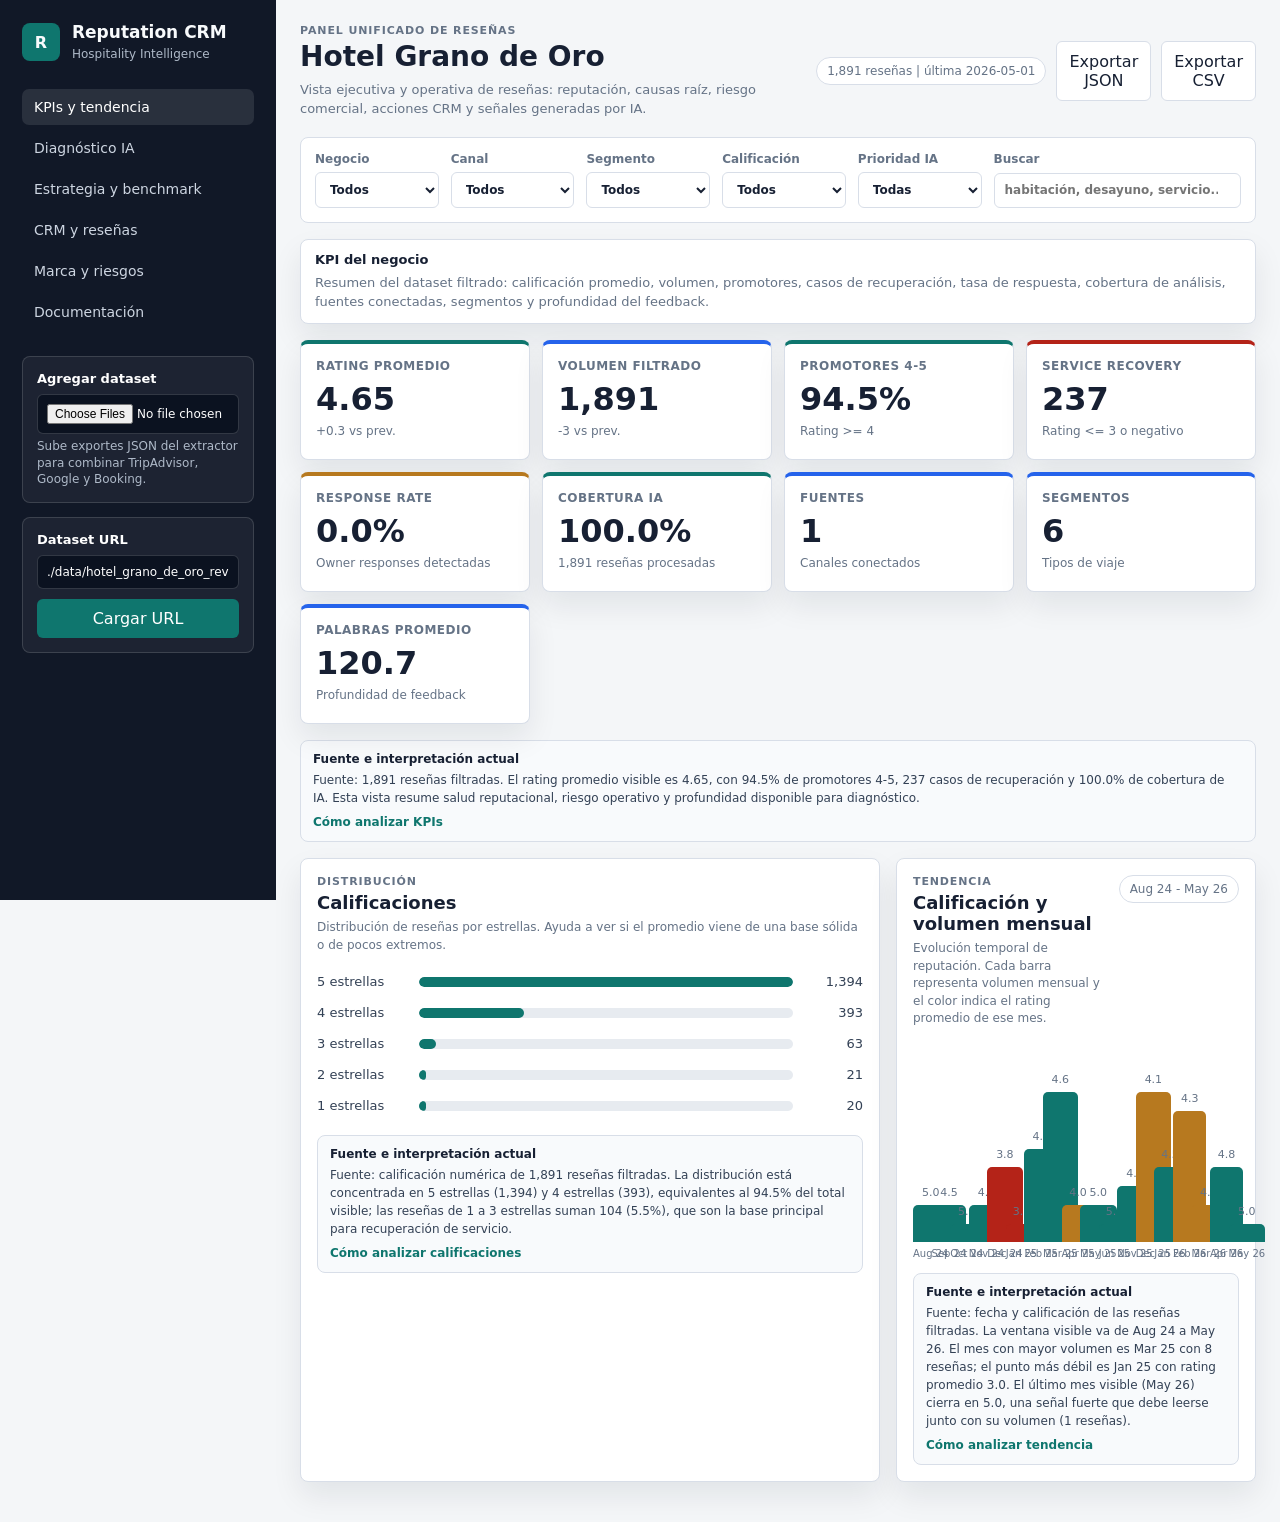
<file: index.html>
<!doctype html>
<html lang="es">
  <head>
    <meta charset="utf-8" />
    <meta name="viewport" content="width=device-width, initial-scale=1" />
    <title>Hotel Grano de Oro Reputation CRM</title>
    <link rel="stylesheet" href="./styles.css" />
  </head>
  <body>
    <aside class="sidebar">
      <div class="brand">
        <div class="brand-mark">R</div>
        <div>
          <h1>Reputation CRM</h1>
          <p>Hospitality Intelligence</p>
        </div>
      </div>

      <nav class="nav">
        <a class="active" href="#kpisPanel" data-panels="kpisPanel,overviewPanel">KPIs y tendencia</a>
        <a href="#serviceAnalysisPanel" data-panels="serviceAnalysisPanel,operationsPanel,aiPanel">Diagnóstico IA</a>
        <a href="#strategyPanel" data-panels="strategyPanel,brandPanel">Estrategia y benchmark</a>
        <a href="#crmPanel" data-panels="crmPanel,benchmarkPanel,reviewsPanel">CRM y reseñas</a>
        <a href="#sourcesPanel" data-panels="sourcesPanel">Marca y riesgos</a>
        <a href="#documentationPanel" data-panels="documentationPanel">Documentación</a>
      </nav>

      <section class="sidebar-panel">
        <label for="dataFile">Agregar dataset</label>
        <input id="dataFile" type="file" accept=".json" multiple />
        <p>Sube exportes JSON del extractor para combinar TripAdvisor, Google y Booking.</p>
      </section>

      <section class="sidebar-panel">
        <label for="datasetUrl">Dataset URL</label>
        <input id="datasetUrl" type="text" value="./data/hotel_grano_de_oro_reviews_llm.json" />
        <button id="reloadDataset" type="button">Cargar URL</button>
      </section>
    </aside>

    <main class="app-shell">
      <header class="topbar">
        <div>
          <p class="eyebrow">Panel unificado de reseñas</p>
          <h2 id="propertyName">Cargando...</h2>
          <p class="page-summary">Vista ejecutiva y operativa de reseñas: reputación, causas raíz, riesgo comercial, acciones CRM y señales generadas por IA.</p>
        </div>
        <div class="topbar-actions">
          <span id="lastSync" class="status-pill">Sincronizando</span>
          <button id="downloadJson" type="button">Exportar JSON</button>
          <button id="downloadCsv" type="button">Exportar CSV</button>
        </div>
      </header>

      <section class="filters" aria-label="Filtros del dashboard">
        <label>
          Negocio
          <select id="businessFilter"></select>
        </label>
        <label>
          Canal
          <select id="sourceFilter"></select>
        </label>
        <label>
          Segmento
          <select id="segmentFilter"></select>
        </label>
        <label>
          Calificación
          <select id="ratingFilter">
            <option value="all">Todos</option>
            <option value="5">5 estrellas</option>
            <option value="4">4+ estrellas</option>
            <option value="3">3 o menos</option>
            <option value="2">2 o menos</option>
          </select>
        </label>
        <label>
          Prioridad IA
          <select id="urgencyFilter">
            <option value="all">Todas</option>
            <option value="high">High</option>
            <option value="medium">Medium</option>
            <option value="low">Low</option>
          </select>
        </label>
        <label class="search-field">
          Buscar
          <input id="searchFilter" type="search" placeholder="habitación, desayuno, servicio..." />
        </label>
      </section>

      <section id="kpisPanel" class="dashboard-panel active">
        <section class="section-explainer">
          <strong>KPI del negocio</strong>
          <p>Resumen del dataset filtrado: calificación promedio, volumen, promotores, casos de recuperación, tasa de respuesta, cobertura de análisis, fuentes conectadas, segmentos y profundidad del feedback.</p>
        </section>
        <section id="overview" class="metric-grid" aria-label="KPIs principales"></section>
        <div id="kpiInsight" class="panel-insight"></div>
      </section>

      <section id="overviewPanel" class="dashboard-panel">
        <section class="layout-grid overview-layout">
        <article class="panel wide overview-hero">
          <div class="panel-heading">
            <div>
              <p class="eyebrow">Tendencia</p>
              <h3>Calificación y volumen mensual</h3>
              <p class="panel-description">Evolución temporal de reputación. Cada barra representa volumen mensual y el color indica el rating promedio de ese mes.</p>
            </div>
            <span id="trendWindow" class="panel-note"></span>
          </div>
          <div id="timeline" class="timeline"></div>
          <div id="timelineInsight" class="panel-insight"></div>
        </article>

        <article class="panel">
          <div class="panel-heading">
            <div>
              <p class="eyebrow">Distribución</p>
              <h3>Calificaciones</h3>
              <p class="panel-description">Distribución de reseñas por estrellas. Ayuda a ver si el promedio viene de una base sólida o de pocos extremos.</p>
            </div>
          </div>
          <div id="ratingBars"></div>
          <div id="ratingInsight" class="panel-insight"></div>
        </article>
        </section>
      </section>

      <section id="operationsPanel" class="dashboard-panel">
        <section id="operations" class="layout-grid operations-layout">
          <article class="panel operations-left">
            <div class="panel-heading">
              <div>
                <p class="eyebrow">Operaciones</p>
                <h3>Temas detectados</h3>
                <p class="panel-description">Temas operativos mencionados en las reseñas. Usa etiquetas de IA cuando existen y palabras clave como respaldo.</p>
              </div>
              <span id="topicMode" class="panel-note"></span>
            </div>
            <div id="topicBars"></div>
            <div id="topicInsight" class="panel-insight"></div>
          </article>

          <article class="panel operations-right">
            <div class="panel-heading">
              <div>
                <p class="eyebrow">Perfil del huésped</p>
                <h3>Segmentos</h3>
                <p class="panel-description">Agrupa reseñas por tipo de huésped o viaje para detectar diferencias entre parejas, familias, negocios y otros perfiles.</p>
              </div>
            </div>
            <div id="segmentBars"></div>
            <div id="segmentInsight" class="panel-insight"></div>
          </article>
        </section>
      </section>

      <section id="strategyPanel" class="dashboard-panel">
        <section id="strategy" class="layout-grid strategy-layout">
          <article class="panel strategy-left">
            <div class="panel-heading">
              <div>
                <p class="eyebrow">Resumen ejecutivo</p>
                <h3>Prioridades de reputación</h3>
                <p class="panel-description">Síntesis para gerencia: volumen analizado por IA, urgencias, compensaciones, riesgos comerciales, brechas de marca y reconocimientos.</p>
              </div>
            </div>
            <div id="weeklyBriefCards" class="brief-grid"></div>
            <p id="weeklyNarrative" class="brief-narrative"></p>
            <div id="executiveInsight" class="panel-insight"></div>
          </article>

          <article class="panel strategy-right">
            <div class="panel-heading">
              <div>
                <p class="eyebrow">Ingresos</p>
                <h3>Impacto comercial</h3>
                <p class="panel-description">Clasifica reseñas según su posible efecto en conversión, precio, confianza pública, repetición de huéspedes y pérdida de demanda.</p>
              </div>
            </div>
            <div id="revenueImpactBars"></div>
            <div id="revenueInsight" class="panel-insight"></div>
          </article>
        </section>
      </section>

      <section id="serviceAnalysisPanel" class="dashboard-panel">
        <section class="section-explainer">
          <strong>Análisis profundo generado en enriquecimiento</strong>
          <p>Lectura ejecutiva generada por IA a partir de agregados reales del dataset: métricas, distribuciones, evidencia seleccionada y cobertura de análisis.</p>
        </section>
        <section class="analysis-grid">
          <article class="panel wide">
            <div class="panel-heading">
              <div>
                <p class="eyebrow">Diagnóstico del servicio</p>
                <h3 id="serviceAnalysisHeadline">Análisis pendiente</h3>
                <p id="serviceAnalysisMeta" class="panel-description">Ejecuta el enriquecimiento de IA para generar una lectura profunda del dashboard.</p>
              </div>
            </div>
            <div id="serviceExecutiveSummary" class="analysis-list"></div>
            <div id="serviceAnalysisInsight" class="panel-insight"></div>
          </article>

          <article class="panel">
            <div class="panel-heading">
              <div>
                <p class="eyebrow">Limitaciones</p>
                <h3>Alcance de datos</h3>
              </div>
            </div>
            <div id="serviceLimitations" class="analysis-list compact"></div>
          </article>

          <article class="panel">
            <div class="panel-heading">
              <div>
                <p class="eyebrow">Operaciones</p>
                <h3>Lectura operativa</h3>
              </div>
            </div>
            <div id="serviceOperationalDiagnosis" class="analysis-list"></div>
          </article>

          <article class="panel">
            <div class="panel-heading">
              <div>
                <p class="eyebrow">Ingresos</p>
                <h3>Impacto comercial</h3>
              </div>
            </div>
            <div id="serviceRevenueDiagnosis" class="analysis-list"></div>
          </article>

          <article class="panel">
            <div class="panel-heading">
              <div>
                <p class="eyebrow">CRM</p>
                <h3>Prioridades de acción</h3>
              </div>
            </div>
            <div id="serviceCrmPriorities" class="analysis-list"></div>
          </article>

          <article class="panel">
            <div class="panel-heading">
              <div>
                <p class="eyebrow">Riesgos</p>
                <h3>Watchlist</h3>
              </div>
            </div>
            <div id="serviceRiskWatchlist" class="analysis-list"></div>
          </article>

          <article class="panel wide">
            <div class="panel-heading">
              <div>
                <p class="eyebrow">Evidencia y próximos pasos</p>
                <h3>Acciones sustentadas en datos</h3>
              </div>
            </div>
            <div class="split-grid">
              <div id="serviceEvidence" class="analysis-list"></div>
              <div id="serviceNextSteps" class="analysis-list"></div>
            </div>
          </article>
        </section>
      </section>

      <section id="aiPanel" class="dashboard-panel">
        <section class="layout-grid ai-layout">
          <article class="panel ai-left">
            <div class="panel-heading">
              <div>
                <p class="eyebrow">Causa raíz</p>
                <h3>Mapa de causa raíz</h3>
                <p class="panel-description">Agrupa problemas y fortalezas por causa probable: servicio, habitación, ruido, limpieza, alimentos, cobros, seguridad y promesa de marca.</p>
              </div>
            </div>
            <div id="rootCauseBars"></div>
            <div id="rootCauseInsight" class="panel-insight"></div>
            <div class="panel-divider"></div>
            <div class="panel-heading compact">
              <div>
                <p class="eyebrow">Repetición</p>
                <h3>Clusters recurrentes</h3>
                <p class="panel-description">Agrupa problemas o fortalezas repetidas para detectar patrones que se repiten con nombres consistentes.</p>
              </div>
            </div>
            <div id="repeatClusterBars"></div>
            <div id="repeatClusterInsight" class="panel-insight"></div>
          </article>

          <article class="panel wide ai-right">
            <div class="panel-heading">
              <div>
                <p class="eyebrow">Ejemplos de patrones</p>
                <h3>Evidencia accionable</h3>
                <p class="panel-description">Ejemplos concretos que explican los patrones detectados. Sirven como evidencia para priorizar mejoras o investigar casos.</p>
              </div>
            </div>
            <div id="rootCauseExamples" class="compact-list"></div>
            <div id="rootEvidenceInsight" class="panel-insight"></div>
          </article>
        </section>
      </section>

      <section id="crmPanel" class="dashboard-panel">
        <section id="ai" class="layout-grid crm-layout">
          <article class="panel wide">
            <div class="panel-heading">
              <div>
                <p class="eyebrow">Motor de análisis configurable</p>
                <h3>Insights accionables</h3>
                <p class="panel-description">Reseñas priorizadas por IA con resumen y siguiente acción. La cobertura indica cuántas reseñas ya fueron enriquecidas.</p>
              </div>
              <span id="aiCoverage" class="panel-note"></span>
            </div>
            <div id="aiInsightList" class="insight-list"></div>
            <div id="aiInsightExplanation" class="panel-insight"></div>
          </article>

          <article class="panel">
            <div class="panel-heading">
              <div>
                <p class="eyebrow">Triage</p>
                <h3>Sentimiento IA</h3>
                <p class="panel-description">Clasificación semántica de sentimiento. Complementa el rating porque detecta reseñas mixtas o negativas aunque la puntuación sea alta.</p>
              </div>
            </div>
            <div id="aiSentimentBars"></div>
            <div id="sentimentInsight" class="panel-insight"></div>
            <div class="panel-divider"></div>
            <div class="panel-heading compact">
              <div>
                <p class="eyebrow">Enrutamiento</p>
                <h3>Departamentos</h3>
                <p class="panel-description">Departamentos responsables sugeridos por IA para seguimiento: recepción, limpieza, alimentos y bebidas, ingresos, gerencia y otros.</p>
              </div>
            </div>
            <div id="departmentBars"></div>
            <div id="departmentInsight" class="panel-insight"></div>
            <div class="panel-divider"></div>
            <div class="panel-heading compact">
              <div>
                <p class="eyebrow">Calidad de lectura</p>
                <h3>Intención, alineación y confianza</h3>
                <p class="panel-description">Usa intención del huésped, consistencia entre rating y texto, y confianza del análisis para auditar la lectura semántica.</p>
              </div>
            </div>
            <div id="guestIntentBars"></div>
            <div class="panel-divider subtle"></div>
            <div id="ratingAlignmentBars"></div>
            <div id="analysisQualityInsight" class="panel-insight"></div>
          </article>
        </section>
      </section>

      <section id="benchmarkPanel" class="dashboard-panel">
        <section id="crm" class="layout-grid benchmark-layout">
          <article class="panel wide benchmark-left">
            <div class="panel-heading">
              <div>
                <p class="eyebrow">Mesa CRM</p>
                <h3>Cola de acciones enriquecida</h3>
                <p class="panel-description">Lista priorizada de casos para seguimiento. Combina urgencia, SLA, dueño operativo, necesidad de compensación y acción recomendada.</p>
              </div>
            </div>
            <div id="crmActionQueue" class="action-grid"></div>
            <div id="crmQueueInsight" class="panel-insight"></div>
          </article>

          <article class="panel benchmark-right">
            <div class="panel-heading">
              <div>
                <p class="eyebrow">Protección de ingresos</p>
                <h3>Riesgos prioritarios</h3>
                <p class="panel-description">Casos que podrían afectar reservas futuras, percepción de valor, repetición de huéspedes o confianza en el precio publicado.</p>
              </div>
            </div>
            <div id="revenueImpactList" class="compact-list"></div>
            <div id="revenueListInsight" class="panel-insight"></div>
          </article>
        </section>
      </section>

      <section id="brandPanel" class="dashboard-panel">
        <section id="benchmark" class="layout-grid brand-layout">
          <article class="panel wide brand-left">
            <div class="panel-heading">
              <div>
                <p class="eyebrow">Comparativa</p>
                <h3>Comparación de desempeño</h3>
                <p class="panel-description">Compara desempeño por negocio cuando hay varios datasets o por canal cuando solo hay un negocio cargado.</p>
              </div>
              <span id="benchmarkNote" class="panel-note"></span>
            </div>
            <div class="table-wrap short">
              <table>
                <thead>
                  <tr>
                    <th>Grupo</th>
                    <th>Volumen</th>
                    <th>Rating</th>
                    <th>Recovery</th>
                    <th>IA positiva</th>
                  </tr>
                </thead>
                <tbody id="benchmarkTable"></tbody>
              </table>
            </div>
            <div id="benchmarkInsight" class="panel-insight"></div>
          </article>

          <article class="panel brand-right">
            <div class="panel-heading">
              <div>
                <p class="eyebrow">Inteligencia competitiva</p>
                <h3>Señal competitiva</h3>
                <p class="panel-description">Identifica si las reseñas sugieren ventaja, paridad o desventaja frente a expectativas del mercado o competidores mencionados.</p>
              </div>
            </div>
            <div id="competitiveSignalBars"></div>
            <div id="competitiveInsight" class="panel-insight"></div>
          </article>
        </section>
      </section>

      <section id="sourcesPanel" class="dashboard-panel">
        <section id="brand" class="layout-grid sources-layout">
          <article class="panel sources-left">
            <div class="panel-heading">
              <div>
                <p class="eyebrow">Cumplimiento</p>
                <h3>Riesgos legales y seguridad</h3>
                <p class="panel-description">Menciones que requieren revisión cuidadosa: seguridad, salud, fraude, privacidad, discriminación o disputas de cobro.</p>
              </div>
            </div>
            <div id="complianceRiskList" class="compact-list"></div>
            <div id="complianceInsight" class="panel-insight"></div>
          </article>

          <article class="panel wide sources-right">
            <div class="panel-heading">
              <div>
                <p class="eyebrow">Voz de marca</p>
                <h3>Respuesta y marketing</h3>
                <p class="panel-description">Borradores de respuesta pública, señales para amplificar reseñas positivas, brechas de promesa comercial y reconocimientos al staff.</p>
              </div>
            </div>
            <div class="split-grid">
              <div id="brandResponseList" class="compact-list"></div>
              <div>
                <div id="marketingSignalList" class="compact-list"></div>
                <div class="panel-divider"></div>
                <h4>Reconocimiento al personal</h4>
                <p class="panel-description tight">Nombres o roles mencionados positivamente para reconocimiento interno y aprendizaje operativo.</p>
                <div id="staffRecognitionList" class="recognition-list"></div>
              </div>
            </div>
            <div id="brandInsight" class="panel-insight"></div>
          </article>
        </section>
      </section>

      <section id="reviewsPanel" class="dashboard-panel">
        <section class="section-explainer">
          <strong>Automatización operativa</strong>
          <p>Estas colas traducen reseñas en trabajo de CRM: invitaciones post salida, recuperación de servicio, respuestas pendientes y triage de IA.</p>
        </section>

        <section id="automation" class="workflow-grid">
          <article class="workflow-card">
            <span>API de colección de reseñas</span>
            <strong id="collectionQueue">0</strong>
            <p>Huespedes recientes listos para invitacion post check-out.</p>
          </article>
          <article class="workflow-card">
            <span>Recuperación de servicio</span>
            <strong id="recoveryQueue">0</strong>
            <p>Casos con rating bajo o sentimiento negativo para seguimiento del CRM.</p>
          </article>
          <article class="workflow-card">
            <span>SLA de respuesta</span>
            <strong id="responseQueue">0</strong>
            <p>Resenas sin respuesta del propietario detectada en el export.</p>
          </article>
          <article class="workflow-card">
            <span>Triage IA</span>
            <strong id="aiQueue">0</strong>
            <p>Resenas con prioridad alta o media detectadas por la capa de analisis.</p>
          </article>
        </section>
        <div id="workflowInsight" class="panel-insight"></div>

        <section class="layout-grid reviews-layout">
          <article class="panel">
            <div class="panel-heading">
              <div>
                <p class="eyebrow">Cola de acción</p>
                <h3>Reseñas para recuperar</h3>
                <p class="panel-description">Reseñas con rating bajo o señales negativas. Se ordenan por urgencia IA, fecha y rating para priorizar recuperación.</p>
              </div>
            </div>
            <div id="riskReviews" class="review-list"></div>
            <div id="riskReviewsInsight" class="panel-insight"></div>
          </article>

          <article class="panel wide">
            <div class="panel-heading">
              <div>
                <p class="eyebrow">Conjunto de datos</p>
                <h3>Reseñas filtradas</h3>
                <p class="panel-description">Tabla de reseñas que cumplen los filtros actuales. Incluye canal, rating, sentimiento, intención, alineación, confianza, acción recomendada y segmento.</p>
              </div>
              <span id="tableCount" class="panel-note"></span>
            </div>
            <div class="table-wrap">
              <table>
                <thead>
                  <tr>
                    <th>Fecha</th>
                    <th>Canal</th>
                    <th>Rating</th>
                    <th>IA</th>
                    <th>Intención</th>
                    <th>Alineación</th>
                    <th>Confianza</th>
                    <th>Titulo</th>
                    <th>Accion IA</th>
                    <th>Segmento</th>
                  </tr>
                </thead>
                <tbody id="reviewsTable"></tbody>
              </table>
            </div>
            <div id="tableInsight" class="panel-insight"></div>
          </article>
        </section>
      </section>

      <section id="documentationPanel" class="dashboard-panel">
        <section class="section-explainer">
          <strong>Documentación del sistema</strong>
          <p>Guía operativa del panel: fuente de datos, enriquecimiento con IA, análisis presentados, automatización CRM y comparación con plataformas de reputación hotelera.</p>
        </section>

        <section class="docs-grid docs-index" aria-label="Índice de documentación">
          <a class="docs-card docs-link-card" href="#doc-fuente">
            <strong>Fuente de datos</strong>
            <p>Origen, alcance, metadatos disponibles y qué representa cada reseña.</p>
          </a>
          <a class="docs-card docs-link-card" href="#doc-enriquecimiento">
            <strong>Enriquecimiento con IA</strong>
            <p>Qué agrega la capa de análisis a cada reseña y cómo se usa el meta de análisis profundo.</p>
          </a>
          <a class="docs-card docs-link-card" href="#doc-lectura">
            <strong>Cómo analizar</strong>
            <p>Guía para interpretar KPIs, diagnóstico IA, estrategia, CRM, marca y riesgos.</p>
          </a>
          <a class="docs-card docs-link-card" href="#doc-kpis">
            <strong>KPIs del negocio</strong>
            <p>Rating, promotores, recuperación, respuesta, cobertura de análisis y profundidad del feedback.</p>
          </a>
          <a class="docs-card docs-link-card" href="#doc-temas">
            <strong>Temas y segmentos</strong>
            <p>Lectura operativa de conversación, perfil del huésped y concentración de problemas.</p>
          </a>
          <a class="docs-card docs-link-card" href="#doc-tendencia">
            <strong>Tendencia mensual</strong>
            <p>Cómo leer volumen, rating promedio mensual, color de alerta y estabilidad temporal.</p>
          </a>
          <a class="docs-card docs-link-card" href="#doc-calificaciones">
            <strong>Distribución de calificaciones</strong>
            <p>Cómo interpretar concentración de 5/4 estrellas y peso de reseñas de recuperación.</p>
          </a>
          <a class="docs-card docs-link-card" href="#doc-automatizacion">
            <strong>Automatización CRM</strong>
            <p>Cómo una reseña pasa a cola de seguimiento, SLA, respuesta y exportación.</p>
          </a>
          <a class="docs-card docs-link-card" href="#doc-analisis-profundo">
            <strong>Diagnóstico IA</strong>
            <p>Análisis profundo, causa raíz, evidencia, sentimiento, departamentos y acciones.</p>
          </a>
          <a class="docs-card docs-link-card" href="#doc-impacto-comercial">
            <strong>Impacto comercial</strong>
            <p>Priorización de riesgos para conversión, precio, retención y promesa de valor.</p>
          </a>
          <a class="docs-card docs-link-card" href="#doc-comparables">
            <strong>Comparables</strong>
            <p>Relación del enfoque con TrustYou, ReviewPro, Birdeye y ReviewTrackers.</p>
          </a>
          <a class="docs-card docs-link-card" href="#doc-limitaciones">
            <strong>Limitaciones</strong>
            <p>Diferencia entre métricas de todo el dataset y campos dependientes de cobertura de análisis.</p>
          </a>
        </section>

        <section id="doc-fuente" class="docs-section">
          <div class="docs-section-head">
            <p class="eyebrow">Fuente</p>
            <h3>Origen y alcance de la información</h3>
          </div>
          <section class="docs-grid">
            <article class="docs-card">
              <strong>Fuente principal</strong>
              <p>El dataset base contiene reseñas públicas de TripAdvisor para Hotel Grano de Oro. La unidad de análisis es la reseña individual con calificación, texto, fecha, autor, URL y metadatos disponibles.</p>
            </article>
            <article id="doc-enriquecimiento" class="docs-card">
              <strong>Enriquecimiento con IA</strong>
              <p>La capa de análisis procesa cada reseña para extraer sentimiento, urgencia, causa raíz, departamento responsable, SLA, riesgo comercial, compensación y respuesta sugerida. El motor puede cambiar sin alterar la lógica de negocio del dashboard.</p>
            </article>
            <article class="docs-card">
              <strong>Análisis profundo</strong>
              <p>El archivo meta del dataset contiene una lectura agregada generada por IA desde métricas reales, distribuciones, cobertura y evidencia seleccionada.</p>
            </article>
          </section>
        </section>

        <section id="doc-lectura" class="docs-section">
          <div class="docs-section-head">
            <p class="eyebrow">Lectura del dashboard</p>
            <h3>Cómo interpretar cada grupo</h3>
          </div>
          <div class="docs-columns">
            <article class="docs-copy">
              <h4>KPIs y tendencia</h4>
              <p>Resume reputación, volumen, promotores, recuperación de servicio, respuestas, cobertura de análisis y evolución mensual. En plataformas como TrustYou, ReviewPro, Birdeye y ReviewTrackers, este grupo funciona como el tablero de salud reputacional: permite saber si la propiedad está ganando confianza, perdiendo calidad percibida o acumulando riesgo operativo.</p>
            </article>
            <article class="docs-copy">
              <h4>Diagnóstico IA</h4>
              <p>Concentra análisis profundo, temas, segmentos, causas raíz y evidencia. Es la vista para explicar por qué ocurren los cambios de reputación.</p>
            </article>
            <article class="docs-copy">
              <h4>Estrategia y benchmark</h4>
              <p>Une prioridades ejecutivas, impacto comercial, benchmark e inteligencia competitiva. Sirve para decisiones de dirección, revenue y posicionamiento.</p>
            </article>
            <article class="docs-copy">
              <h4>CRM y reseñas</h4>
              <p>Convierte reseñas en trabajo: insights accionables, colas de seguimiento, SLA, riesgos prioritarios y tabla exportable.</p>
            </article>
            <article class="docs-copy">
              <h4>Marca y riesgos</h4>
              <p>Muestra cumplimiento, seguridad, respuesta pública, marketing, brechas de promesa comercial y reconocimiento al personal.</p>
            </article>
            <article id="doc-limitaciones" class="docs-copy">
              <h4>Limitaciones</h4>
              <p>Las métricas de rating y volumen cubren todo el dataset; sentimiento, causa raíz, routing y análisis profundo dependen de la cobertura de análisis disponible. Por eso el dashboard separa KPIs observados de señales inferidas.</p>
            </article>
          </div>
        </section>

        <section id="doc-kpis" class="docs-section">
          <div class="docs-section-head">
            <p class="eyebrow">KPIs</p>
            <h3>Salud reputacional y cobertura de análisis</h3>
          </div>
          <div class="docs-columns">
            <article class="docs-copy">
              <h4>Fuente</h4>
              <p>Los KPIs usan todas las reseñas filtradas: calificación, fecha, respuesta del propietario, fuente, segmento, conteo de palabras y campos enriquecidos por IA. Son métricas de gestión porque resumen tres dimensiones críticas: percepción pública, volumen de evidencia y capacidad operativa de respuesta.</p>
            </article>
            <article class="docs-copy">
              <h4>Por qué son KPIs</h4>
              <p>Rating promedio es el indicador más visible para el comprador. Promotores 4-5 mide la base de confianza. Service recovery muestra cuántos huéspedes requieren intervención. Response rate mide disciplina pública de gestión. Cobertura de análisis indica qué proporción del feedback ya puede convertirse en causas, responsables y acciones.</p>
            </article>
            <article class="docs-copy">
              <h4>Uso en la industria</h4>
              <p>Las plataformas de reputación hotelera suelen iniciar con indicadores parecidos: puntuación agregada, volumen, sentimiento, respuesta y alertas de recuperación. TrustYou usa análisis semántico e indicadores de impacto para conectar temas con operación; ReviewPro/Shiji organiza insights para dirección y departamentos; Birdeye y ReviewTrackers combinan ratings, sentimiento, tendencias y acciones.</p>
            </article>
            <article class="docs-copy">
              <h4>Cómo venderlo al cliente</h4>
              <p>Un rating alto con baja respuesta muestra reputación fuerte pero gestión incompleta. Un rating estable con aumento de recovery indica riesgo temprano. Una cobertura de análisis baja no invalida el dataset, pero sí limita la profundidad de diagnóstico. Esto ayuda a explicar qué está probado por datos y qué requiere más procesamiento.</p>
            </article>
          </div>
        </section>

        <section id="doc-temas" class="docs-section">
          <div class="docs-section-head">
            <p class="eyebrow">Temas</p>
            <h3>Concentración de conversación operativa</h3>
          </div>
          <div class="docs-columns">
            <article class="docs-copy">
              <h4>Fuente</h4>
              <p>Cuando hay cobertura de IA, el panel usa etiquetas temáticas por reseña. Si no hay cobertura suficiente, usa palabras clave del texto como respaldo conservador. La fuente real sigue siendo el texto del huésped, no una encuesta diseñada por el hotel.</p>
            </article>
            <article class="docs-copy">
              <h4>Por qué se usa como KPI</h4>
              <p>Los temas convierten reseñas no estructuradas en categorías operativas. En la industria, esto se conoce como análisis semántico o categorización de experiencia: permite detectar si el volumen de conversación está en habitaciones, servicio, alimentos, ubicación, limpieza o valor.</p>
            </article>
            <article id="doc-segmentos" class="docs-copy">
              <h4>Segmentos</h4>
              <p>Los segmentos provienen del tipo de viaje o perfil disponible. Permiten ver si la experiencia cambia para parejas, familias, viajeros de negocio, amigos o huéspedes solos. Esto es estándar en CRM hotelero porque cada segmento valora atributos distintos: una pareja puede priorizar ambiente y restaurante; una familia, habitación y servicio; un viajero de negocio, silencio, ubicación y eficiencia.</p>
            </article>
            <article class="docs-copy">
              <h4>Comparación con competidores</h4>
              <p>ReviewPro/Shiji posiciona el análisis semántico como forma de convertir grandes volúmenes de texto en áreas de mejora para diferentes niveles de la organización. TrustYou usa categorías semánticas para explicar desempeño por atributos del hotel. Este dashboard replica esa lógica con datos propios y filtros accionables.</p>
            </article>
          </div>
        </section>

        <section id="doc-resumen-ejecutivo" class="docs-section">
          <div class="docs-section-head">
            <p class="eyebrow">Resumen ejecutivo</p>
            <h3>Prioridades de reputación para gerencia</h3>
          </div>
          <div class="docs-columns">
            <article class="docs-copy">
              <h4>Fuente</h4>
              <p>El resumen combina conteos de IA, urgencia, compensación, impacto de ingresos, brechas de marca, reconocimientos y dueños operativos. No es una lista de reseñas: es una traducción ejecutiva de la voz del huésped.</p>
            </article>
            <article class="docs-copy">
              <h4>Por qué se usa como KPI</h4>
              <p>Dirección no necesita leer cientos de reseñas para decidir. Necesita saber qué tema domina, qué área responde, cuántos casos son urgentes y cuántos amenazan ingresos. Este estándar aparece en suites de reputación que separan vistas ejecutivas de vistas departamentales.</p>
            </article>
            <article class="docs-copy">
              <h4>Uso en la industria</h4>
              <p>En gestión hotelera, el resumen ejecutivo conecta experiencia del huésped con reuniones de operación, revenue y marca. Sirve para priorizar recursos: arreglar una causa repetida suele tener más retorno que responder casos aislados sin corregir el origen.</p>
            </article>
          </div>
        </section>

        <section id="doc-impacto-comercial" class="docs-section">
          <div class="docs-section-head">
            <p class="eyebrow">Ingresos</p>
            <h3>Impacto comercial y protección de demanda</h3>
          </div>
          <div class="docs-columns">
            <article class="docs-copy">
              <h4>Fuente</h4>
              <p>El impacto comercial se deriva de la capa de análisis cuando existe y de reglas de respaldo basadas en rating, limpieza, seguridad, cobros y severidad del texto. Clasifica reseñas según su probabilidad de afectar demanda, precio, repetición o confianza.</p>
            </article>
            <article class="docs-copy">
              <h4>Por qué se usa como KPI</h4>
              <p>No todas las reseñas negativas dañan igual. Una que menciona cobros, seguridad, limpieza o incumplimiento de promesa puede afectar más la conversión que una queja menor. El KPI ayuda a priorizar por riesgo de negocio, no solo por enojo del huésped.</p>
            </article>
            <article class="docs-copy">
              <h4>Uso en revenue y reputación</h4>
              <p>La industria usa reputación como variable de demanda: ratings, contenido de reseñas y confianza influyen en conversión y disposición a pagar. Por eso herramientas como TrustYou y ReviewPro conectan análisis semántico con impacto operativo; este panel lo lleva a una cola priorizada para gerencia, revenue y guest relations.</p>
            </article>
            <article class="docs-copy">
              <h4>Cómo competir</h4>
              <p>Frente a suites comerciales, la ventaja aquí es transparencia: el cliente ve qué reseñas entraron, qué regla o señal las elevó y qué acción se recomienda. Esto reduce la sensación de “caja negra” habitual en dashboards de reputación.</p>
            </article>
          </div>
        </section>

        <section id="doc-analisis-profundo" class="docs-section">
          <div class="docs-section-head">
            <p class="eyebrow">Diagnóstico IA</p>
            <h3>Análisis profundo generado durante enriquecimiento</h3>
          </div>
          <div class="docs-columns">
            <article class="docs-copy">
              <h4>Fuente</h4>
              <p>La sección usa `dashboard_analysis` del archivo meta generado durante el enriquecimiento. El análisis se produce desde agregados reales, cobertura de IA, distribuciones y evidencia seleccionada.</p>
            </article>
            <article class="docs-copy">
              <h4>Por qué se usa como KPI</h4>
              <p>El análisis profundo no reemplaza las métricas; las interpreta. Su valor es conectar patrones que normalmente viven separados: rating, sentimiento, causa raíz, departamento, riesgo comercial y evidencia textual. En la industria, esta capa se parece a los resúmenes ejecutivos y análisis semánticos de plataformas de experiencia del huésped.</p>
            </article>
            <article id="doc-causa-raiz" class="docs-copy">
              <h4>Causa raíz</h4>
              <p>Agrupa reseñas por causa probable: servicio, habitación, ruido, limpieza, alimentos, cobros, seguridad, mantenimiento, ubicación, amenidades o promesa de marca. Se usa porque el rating dice cuánto duele, pero la causa raíz dice dónde intervenir.</p>
            </article>
            <article id="doc-evidencia" class="docs-copy">
              <h4>Evidencia</h4>
              <p>Los ejemplos muestran reseñas priorizadas por urgencia, impacto comercial y SLA. Sirven para validar que el patrón agregado aparece en textos concretos y para que el equipo no discuta opiniones, sino evidencia.</p>
            </article>
            <article class="docs-copy">
              <h4>Estándar de calidad</h4>
              <p>Un buen diagnóstico debe mostrar cobertura, datos usados y limitaciones. Si no hay suficientes reseñas enriquecidas, el análisis debe declararlo. Esta práctica es clave para vender confianza y evitar conclusiones exageradas.</p>
            </article>
          </div>
        </section>

        <section id="doc-insights-ia" class="docs-section">
          <div class="docs-section-head">
            <p class="eyebrow">Insights IA</p>
            <h3>Acciones y triage semántico</h3>
          </div>
          <div class="docs-columns">
            <article class="docs-copy">
              <h4>Fuente</h4>
              <p>Los insights provienen de campos enriquecidos por IA: resumen, acción recomendada, urgencia, sentimiento, departamentos, SLA y respuesta sugerida. Cada insight conserva vínculo con la reseña original para auditoría.</p>
            </article>
            <article id="doc-sentimiento" class="docs-copy">
              <h4>Sentimiento</h4>
              <p>El sentimiento complementa el rating. Una reseña de alta puntuación puede ser mixta, y una reseña baja puede contener elogios que conviene preservar. Birdeye y ReviewTrackers usan análisis de sentimiento para leer intención y emoción más allá de las estrellas.</p>
            </article>
            <article class="docs-copy">
              <h4>Intención y alineación</h4>
              <p>Guest intent clasifica si el huésped elogia, reclama, mezcla señales, recomienda, vuelve o habla de logística. Rating alignment compara estrellas contra texto para detectar reseñas donde el rating sobrestima o subestima la experiencia narrada.</p>
            </article>
            <article id="doc-departamentos" class="docs-copy">
              <h4>Departamentos</h4>
              <p>El routing asigna responsables probables para seguimiento: recepción, housekeeping, alimentos y bebidas, habitaciones, mantenimiento, ingresos, seguridad o gerencia. Es un KPI operativo porque mide carga por área y evita que reputación quede aislada en marketing.</p>
            </article>
            <article class="docs-copy">
              <h4>Confianza y clusters</h4>
              <p>Confidence ayuda a auditar la seguridad de la lectura semántica. Repeat issue cluster agrupa patrones repetidos como ruido, cobros o habitación, y permite convertir quejas individuales en proyectos de mejora.</p>
            </article>
            <article class="docs-copy">
              <h4>Uso competitivo</h4>
              <p>La diferencia frente a un dashboard pasivo es que cada insight propone una acción. Esto acerca el producto a CRMs de reputación: no solo monitorea, sino que convierte feedback en tareas, SLA y respuesta.</p>
            </article>
          </div>
        </section>

        <section id="doc-crm" class="docs-section">
          <div class="docs-section-head">
            <p class="eyebrow">CRM</p>
            <h3>Cola operativa y seguimiento</h3>
          </div>
          <div class="docs-columns">
            <article class="docs-copy">
              <h4>Fuente</h4>
              <p>La cola CRM usa riesgo de recuperación, urgencia, impacto comercial, SLA, dueño operativo, compensación y siguiente acción generada por IA. Su fuente son reseñas reales normalizadas y enriquecidas.</p>
            </article>
            <article class="docs-copy">
              <h4>Por qué se usa como KPI</h4>
              <p>Una plataforma de reputación madura no termina en un gráfico: debe crear trabajo accionable. La cola CRM mide cuántos casos hay, quién debe resolverlos, en cuánto tiempo y con qué tipo de respuesta.</p>
            </article>
            <article class="docs-copy">
              <h4>Uso en hotelería</h4>
              <p>Guest relations, front desk y gerencia pueden usar la cola para recuperación post-estadía, respuesta pública, compensación y aprendizaje operativo. El estándar competitivo es similar al de herramientas con alertas, tickets y workflows de respuesta.</p>
            </article>
          </div>
        </section>

        <section id="doc-benchmark" class="docs-section">
          <div class="docs-section-head">
            <p class="eyebrow">Benchmark</p>
            <h3>Comparación por negocio o canal</h3>
          </div>
          <div class="docs-columns">
            <article class="docs-copy">
              <h4>Fuente</h4>
              <p>Si hay varios negocios, compara por negocio. Si solo hay uno, compara por fuente o canal disponible, usando volumen, rating, recovery y sentimiento positivo. El objetivo es transformar reputación en benchmark comparable.</p>
            </article>
            <article id="doc-competitivo" class="docs-copy">
              <h4>Señal competitiva</h4>
              <p>La señal competitiva clasifica menciones de ventaja, paridad, desventaja o expectativa poco clara frente al mercado o competidores mencionados. Este tipo de lectura es clave para posicionamiento: no basta saber si el hotel gustó, hay que saber si superó expectativas.</p>
            </article>
            <article class="docs-copy">
              <h4>Uso en la industria</h4>
              <p>ReviewPro/Shiji y TrustYou usan benchmarks para comparar experiencia del huésped y reputación. En ventas, este panel ayuda a mostrar si una propiedad lidera, se mantiene en paridad o necesita defender una brecha frente a su set competitivo.</p>
            </article>
          </div>
        </section>

        <section id="doc-cumplimiento" class="docs-section">
          <div class="docs-section-head">
            <p class="eyebrow">Cumplimiento</p>
            <h3>Riesgos legales, seguridad y salud</h3>
          </div>
          <div class="docs-columns">
            <article class="docs-copy">
              <h4>Fuente</h4>
              <p>El panel usa riesgos marcados por IA y reglas de respaldo para seguridad, salud, privacidad, fraude, discriminación y disputas de cobro. La fuente siempre debe poder trazarse a la reseña original.</p>
            </article>
            <article class="docs-copy">
              <h4>Por qué se usa como KPI</h4>
              <p>Riesgos legales o de seguridad no se gestionan por promedio. Un solo caso puede requerir escalamiento. Por eso el KPI existe como alerta cualitativa y no como simple porcentaje.</p>
            </article>
            <article class="docs-copy">
              <h4>Estándar operativo</h4>
              <p>No reemplaza revisión legal. Su función es alertar casos que requieren respuesta controlada, documentación interna, revisión de hechos y posible escalamiento antes de publicar una respuesta.</p>
            </article>
          </div>
        </section>

        <section id="doc-marca" class="docs-section">
          <div class="docs-section-head">
            <p class="eyebrow">Marca</p>
            <h3>Respuesta pública, marketing y reconocimiento</h3>
          </div>
          <div class="docs-columns">
            <article class="docs-copy">
              <h4>Fuente</h4>
              <p>La sección usa borradores de respuesta, señales para amplificación, brechas de promesa comercial y menciones de staff detectadas por IA.</p>
            </article>
            <article class="docs-copy">
              <h4>Por qué se usa como KPI</h4>
              <p>La reputación también es activo de marca. Las reseñas positivas alimentan prueba social; las brechas de promesa muestran dónde la comunicación comercial promete más de lo que la operación entrega; las menciones de staff revelan comportamientos que conviene reforzar.</p>
            </article>
            <article class="docs-copy">
              <h4>Comparación con plataformas</h4>
              <p>Birdeye enfatiza respuestas personalizadas y consistentes con la voz de marca. ReviewTrackers y TrustYou convierten reseñas en tendencias y aprendizajes. Este panel une ambas cosas: respuesta pública, marketing, brechas y reconocimiento.</p>
            </article>
          </div>
        </section>

        <section id="doc-tendencia" class="docs-section">
          <div class="docs-section-head">
            <p class="eyebrow">Tendencia mensual</p>
            <h3>Cómo analizar calificación y volumen</h3>
          </div>
          <div class="docs-columns">
            <article class="docs-copy">
              <h4>Fuente</h4>
              <p>Este panel usa la fecha de publicación y la calificación numérica de cada reseña filtrada. Agrupa por mes y calcula rating promedio mensual y volumen de reseñas.</p>
            </article>
            <article class="docs-copy">
              <h4>Interpretación</h4>
              <p>La altura de cada barra representa volumen; el número superior es el rating promedio. Verde indica meses fuertes, ámbar requiere atención y rojo señala deterioro o muestra negativa. Se usa como KPI porque reputación es dinámica: un promedio histórico alto puede ocultar deterioro reciente.</p>
            </article>
            <article class="docs-copy">
              <h4>Uso en la industria</h4>
              <p>Las suites de reputación muestran tendencias porque dirección necesita distinguir eventos aislados de patrones sostenidos. Un mes con rating bajo y poco volumen debe investigarse como caso puntual; un mes con rating bajo y alto volumen apunta a presión operativa más amplia.</p>
            </article>
            <article class="docs-copy">
              <h4>Precaución</h4>
              <p>La tendencia debe leerse junto con el volumen: una sola reseña puede mover mucho el promedio mensual, mientras que meses con más reseñas son más representativos.</p>
            </article>
          </div>
        </section>

        <section id="doc-calificaciones" class="docs-section">
          <div class="docs-section-head">
            <p class="eyebrow">Distribución de calificaciones</p>
            <h3>Cómo analizar el peso de cada estrella</h3>
          </div>
          <div class="docs-columns">
            <article class="docs-copy">
              <h4>Fuente</h4>
              <p>Este panel usa la calificación numérica de cada reseña filtrada y cuenta cuántas reseñas hay en cada nivel de 1 a 5 estrellas.</p>
            </article>
            <article class="docs-copy">
              <h4>Interpretación</h4>
              <p>Una concentración alta en 5 y 4 estrellas indica reputación robusta. Las reseñas de 1 a 3 estrellas representan la base para recuperación, análisis de causa raíz y seguimiento CRM. Se usa como KPI porque el promedio puede verse sano aunque exista una cola creciente de huéspedes insatisfechos.</p>
            </article>
            <article class="docs-copy">
              <h4>Uso en la industria</h4>
              <p>Plataformas de reputación combinan rating promedio con distribución para separar reputación general de riesgo de recuperación. Si el promedio general es alto pero crecen 1, 2 o 3 estrellas, conviene revisar temas y evidencia antes de que el deterioro aparezca en el promedio global.</p>
            </article>
            <article class="docs-copy">
              <h4>Precaución</h4>
              <p>La distribución no explica por sí sola la causa. Debe conectarse con sentimiento IA, temas, causa raíz y reseñas concretas para definir acciones.</p>
            </article>
          </div>
        </section>

        <section id="doc-automatizacion" class="docs-section">
          <div class="docs-section-head">
            <p class="eyebrow">Automatización</p>
            <h3>De reseña a acción CRM</h3>
          </div>
          <ol class="docs-steps">
            <li>Cargar exportes o conectar fuentes de reseñas.</li>
            <li>Ejecutar enriquecimiento con el motor de IA configurado para el cliente.</li>
            <li>Generar análisis agregado del dashboard desde el meta del dataset.</li>
            <li>Priorizar casos por urgencia, riesgo comercial, departamento y SLA.</li>
            <li>Usar la cola CRM para recuperación de servicio, respuesta pública y seguimiento interno.</li>
            <li>Exportar JSON o CSV para reporting e integraciones.</li>
          </ol>
        </section>

        <section id="doc-resenas-recuperacion" class="docs-section">
          <div class="docs-section-head">
            <p class="eyebrow">Recuperación</p>
            <h3>Reseñas que requieren intervención</h3>
          </div>
          <div class="docs-columns">
            <article class="docs-copy">
              <h4>Fuente</h4>
              <p>La lista usa reseñas con rating bajo, sentimiento negativo o señales de urgencia. Se ordena por urgencia, fecha y calificación para priorizar los casos donde una intervención puede proteger relación, reputación o ingresos.</p>
            </article>
            <article id="doc-tabla" class="docs-copy">
              <h4>Tabla normalizada</h4>
              <p>La tabla muestra hasta 250 filas filtradas con campos normalizados y enriquecidos. Es útil para auditoría, búsqueda, exportación y revisión de evidencia.</p>
            </article>
            <article class="docs-copy">
              <h4>Por qué se usa como KPI</h4>
              <p>Recovery no mide solamente insatisfacción: mide carga de trabajo para recuperar huéspedes y aprender de fallas. En un CRM hotelero, cada caso debe tener dueño, SLA, acción y cierre.</p>
            </article>
          </div>
        </section>

        <section id="doc-comparables" class="docs-section">
          <div class="docs-section-head">
            <p class="eyebrow">Comparables</p>
            <h3>Servicios similares de la industria</h3>
          </div>
          <div class="comparison-list docs-comparison">
            <div class="comparison-row"><span>TrustYou</span><p>Gestión de reputación hotelera, análisis semántico, categorías de experiencia e indicadores de impacto para explicar qué atributos afectan la percepción del huésped.</p></div>
            <div class="comparison-row"><span>Shiji ReviewPro</span><p>Análisis semántico, benchmark de experiencia del huésped y vistas para distintos niveles de la organización: dirección, departamentos y equipos operativos.</p></div>
            <div class="comparison-row"><span>Birdeye</span><p>Monitoreo de reseñas, sentimiento, urgencia, respuestas personalizadas con voz de marca, alertas e insights para marcas multiubicación.</p></div>
            <div class="comparison-row"><span>ReviewTrackers</span><p>Analítica de experiencia, ratings, tendencias de palabras clave, sentimiento NLP e inteligencia competitiva para convertir reseñas en decisiones.</p></div>
          </div>
          <div class="docs-columns">
            <article class="docs-copy">
              <h4>Estándar competitivo</h4>
              <p>El mercado no vende únicamente “ver reseñas”; vende transformar feedback no estructurado en indicadores, prioridades, responsables y acciones. Por eso este dashboard organiza KPIs de salud, diagnóstico, impacto comercial, CRM, benchmark y marca.</p>
            </article>
            <article class="docs-copy">
              <h4>Referencias públicas</h4>
              <p>Ver referencias: <a href="https://www.trustyou.com/blog/cxp/how-data-science-improves-a-hotels-operations-and-reputation-with-trustyous-impact-scores/" target="_blank" rel="noreferrer">TrustYou Impact Scores</a>, <a href="https://insights.shijigroup.com/reviewpros-new-semantic-analysis-tool/" target="_blank" rel="noreferrer">Shiji ReviewPro Semantic Analysis</a>, <a href="https://birdeye.com/reviews/" target="_blank" rel="noreferrer">Birdeye Reviews AI</a> y <a href="https://www.reviewtrackers.com/social-media-marketing/" target="_blank" rel="noreferrer">ReviewTrackers Experience Analytics</a>.</p>
            </article>
          </div>
        </section>
      </section>

    </main>

    <template id="metricTemplate">
      <article class="metric-card">
        <span></span>
        <strong></strong>
        <small></small>
      </article>
    </template>

    <script src="./app.js"></script>
  </body>
</html>
</file>
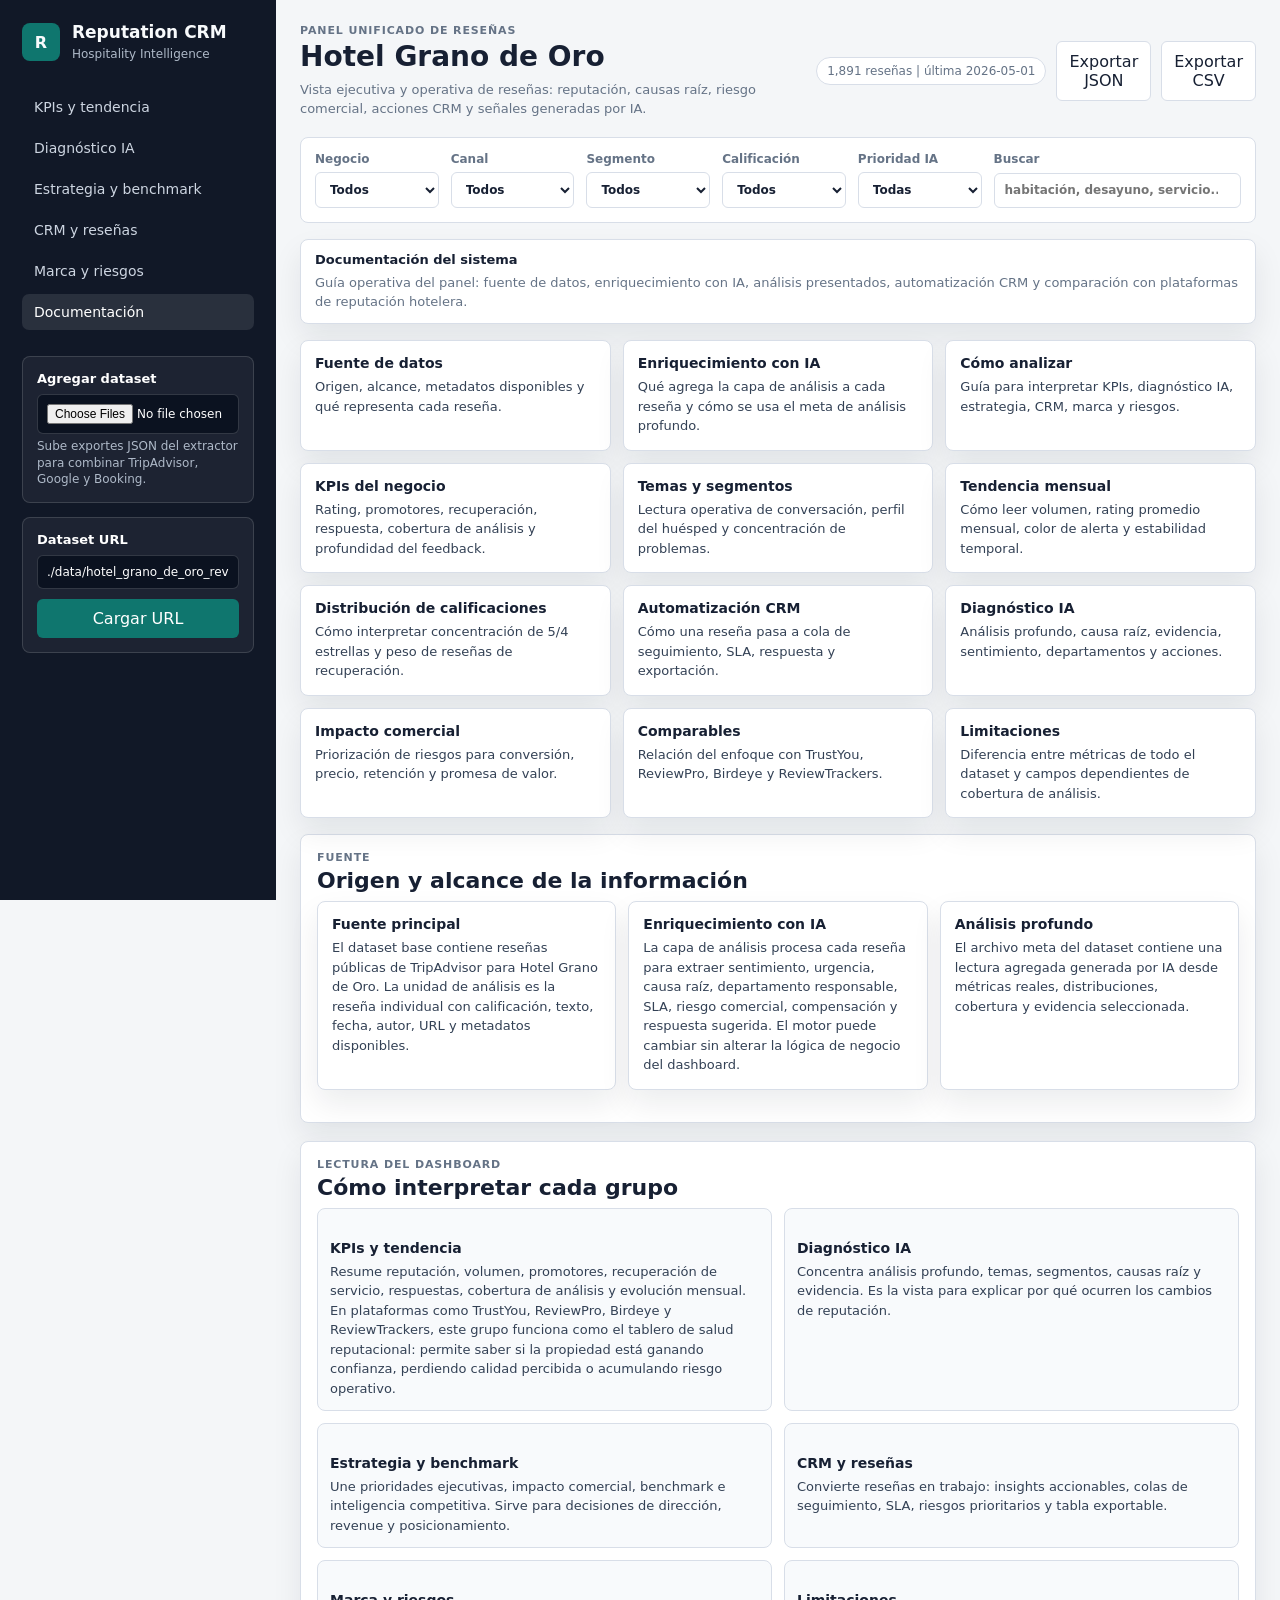
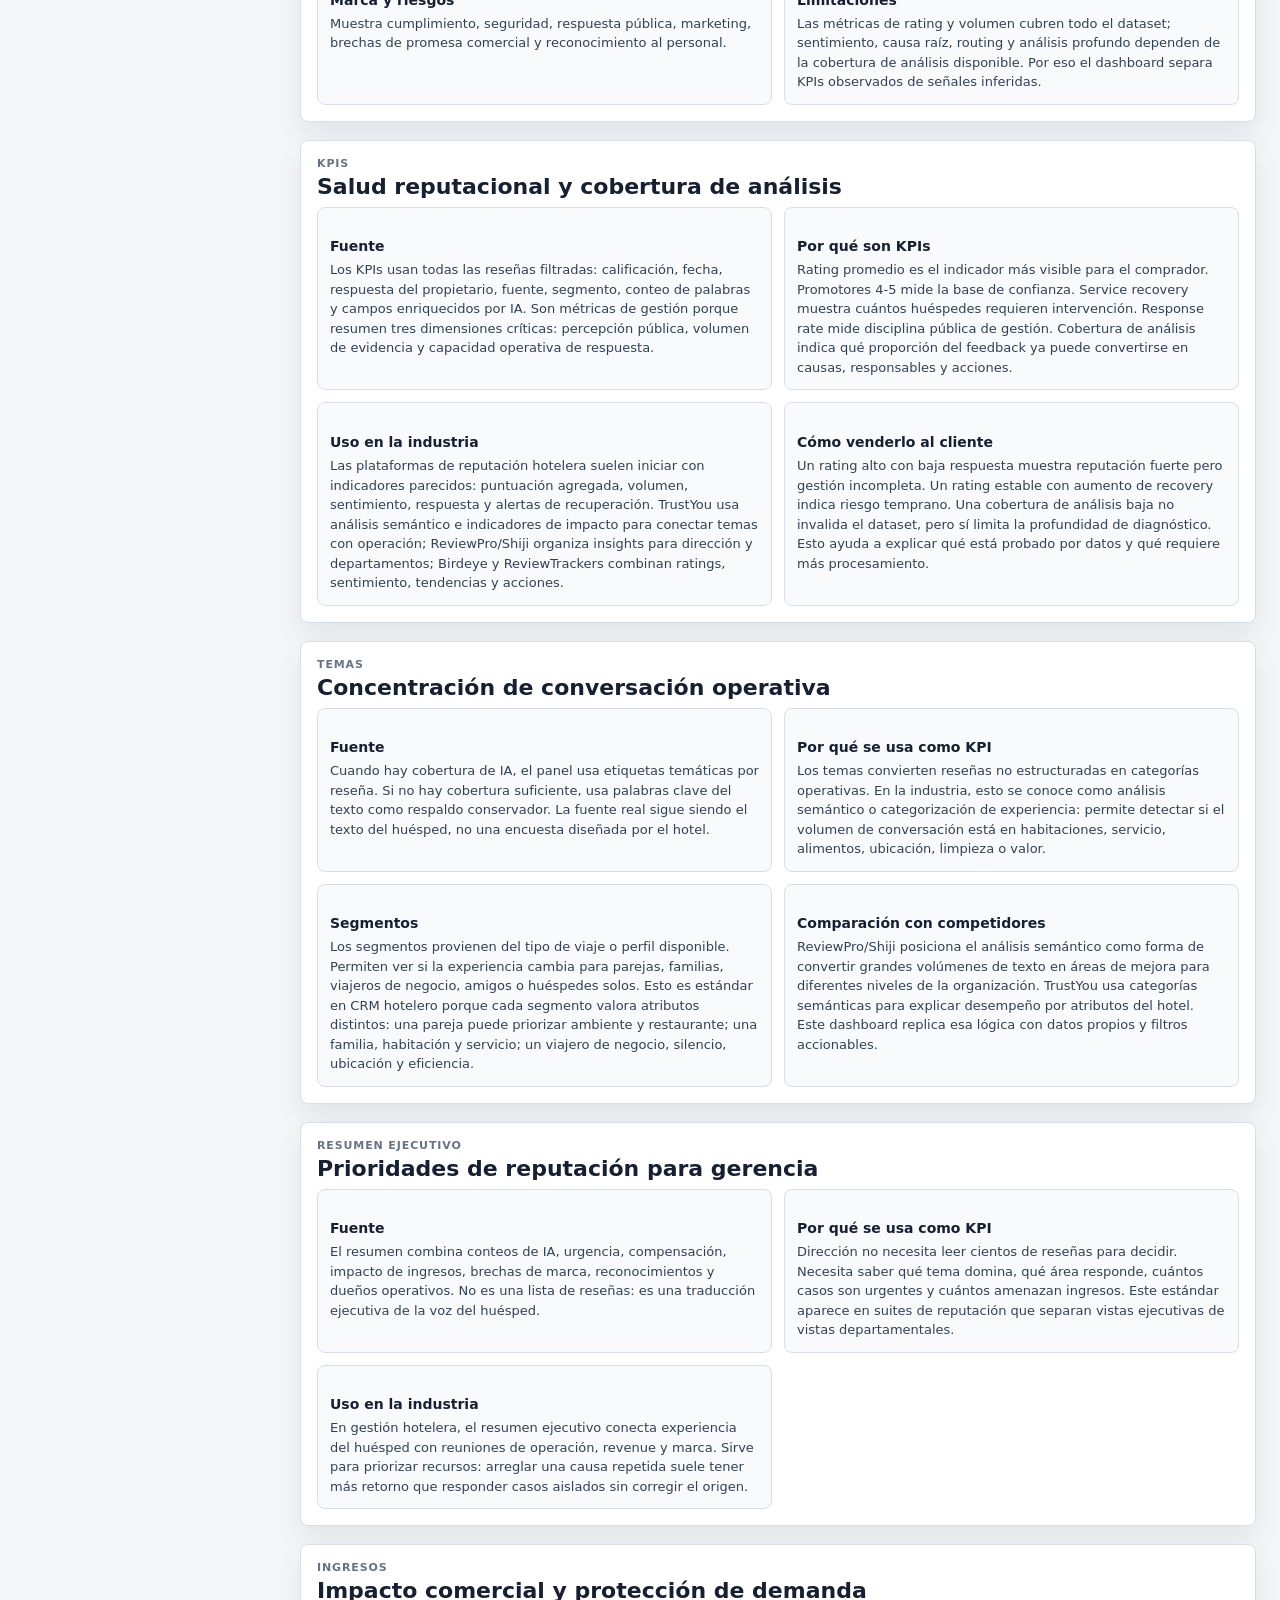
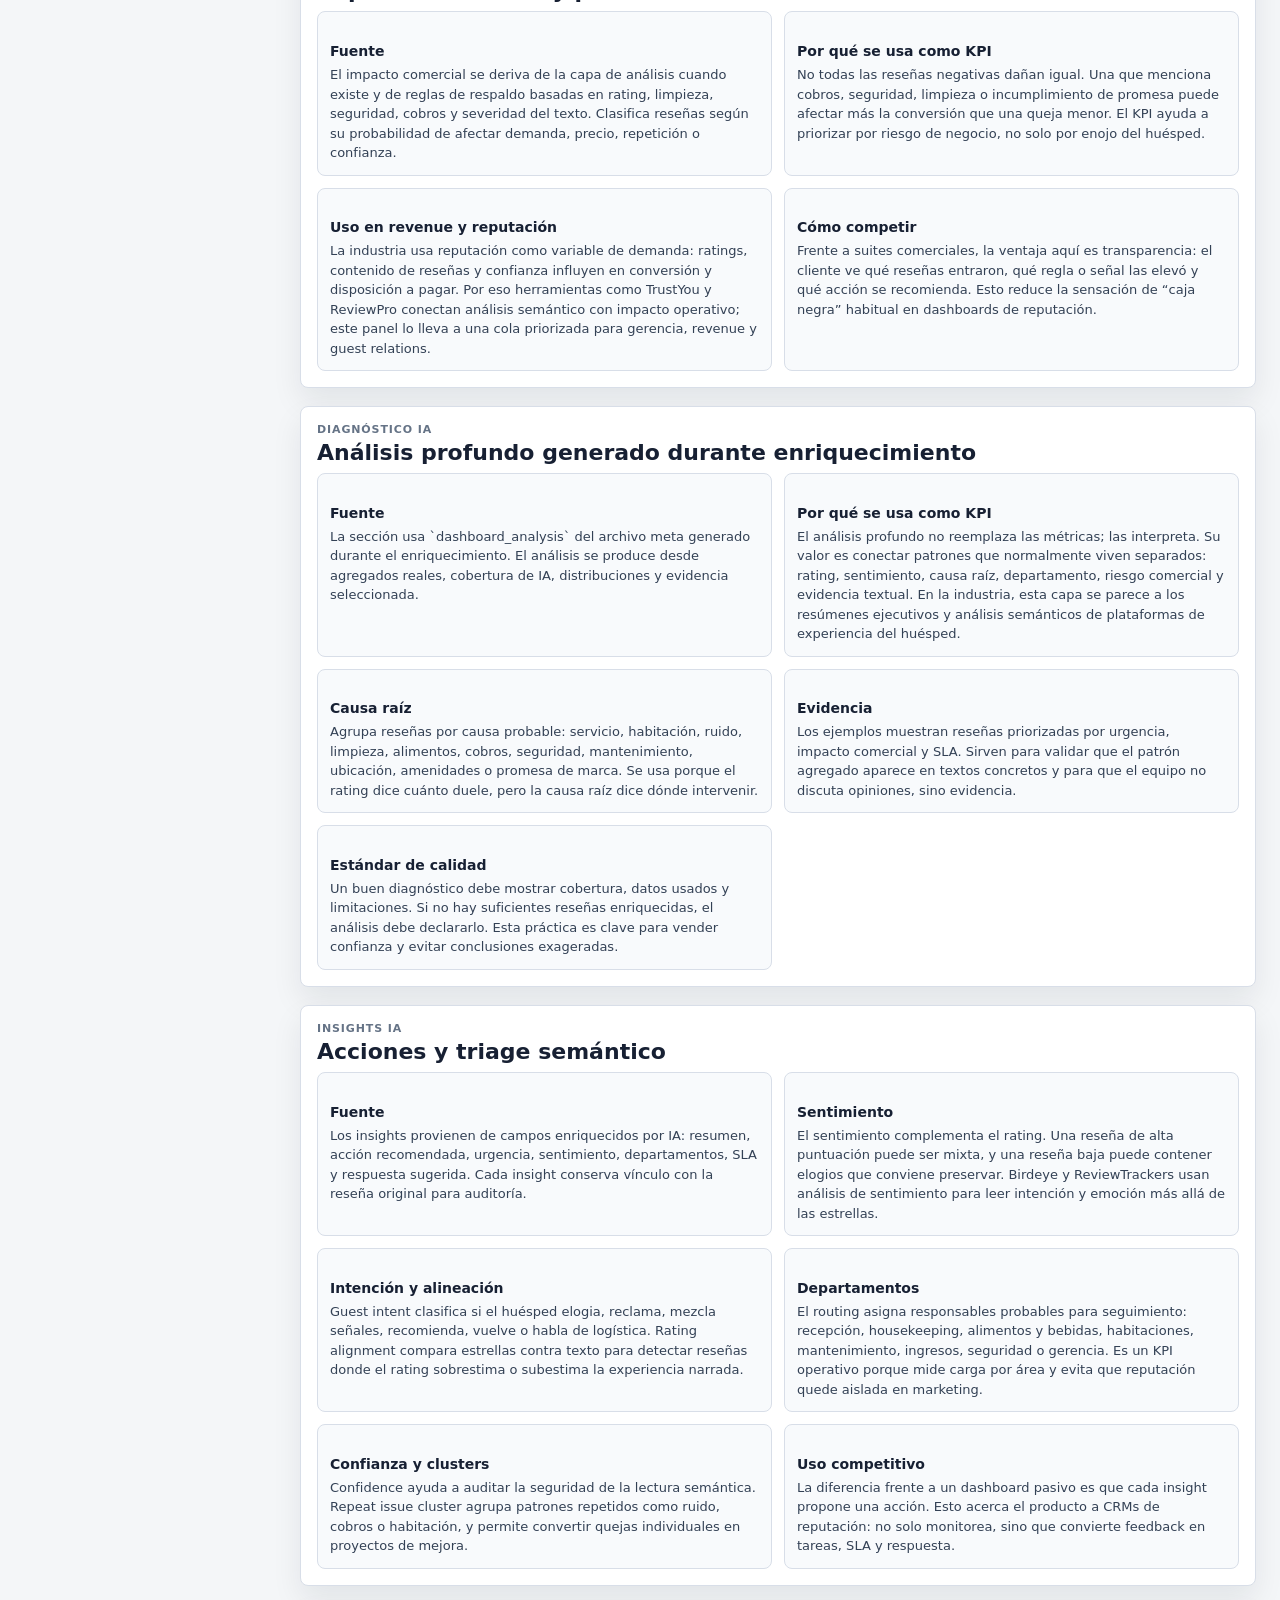
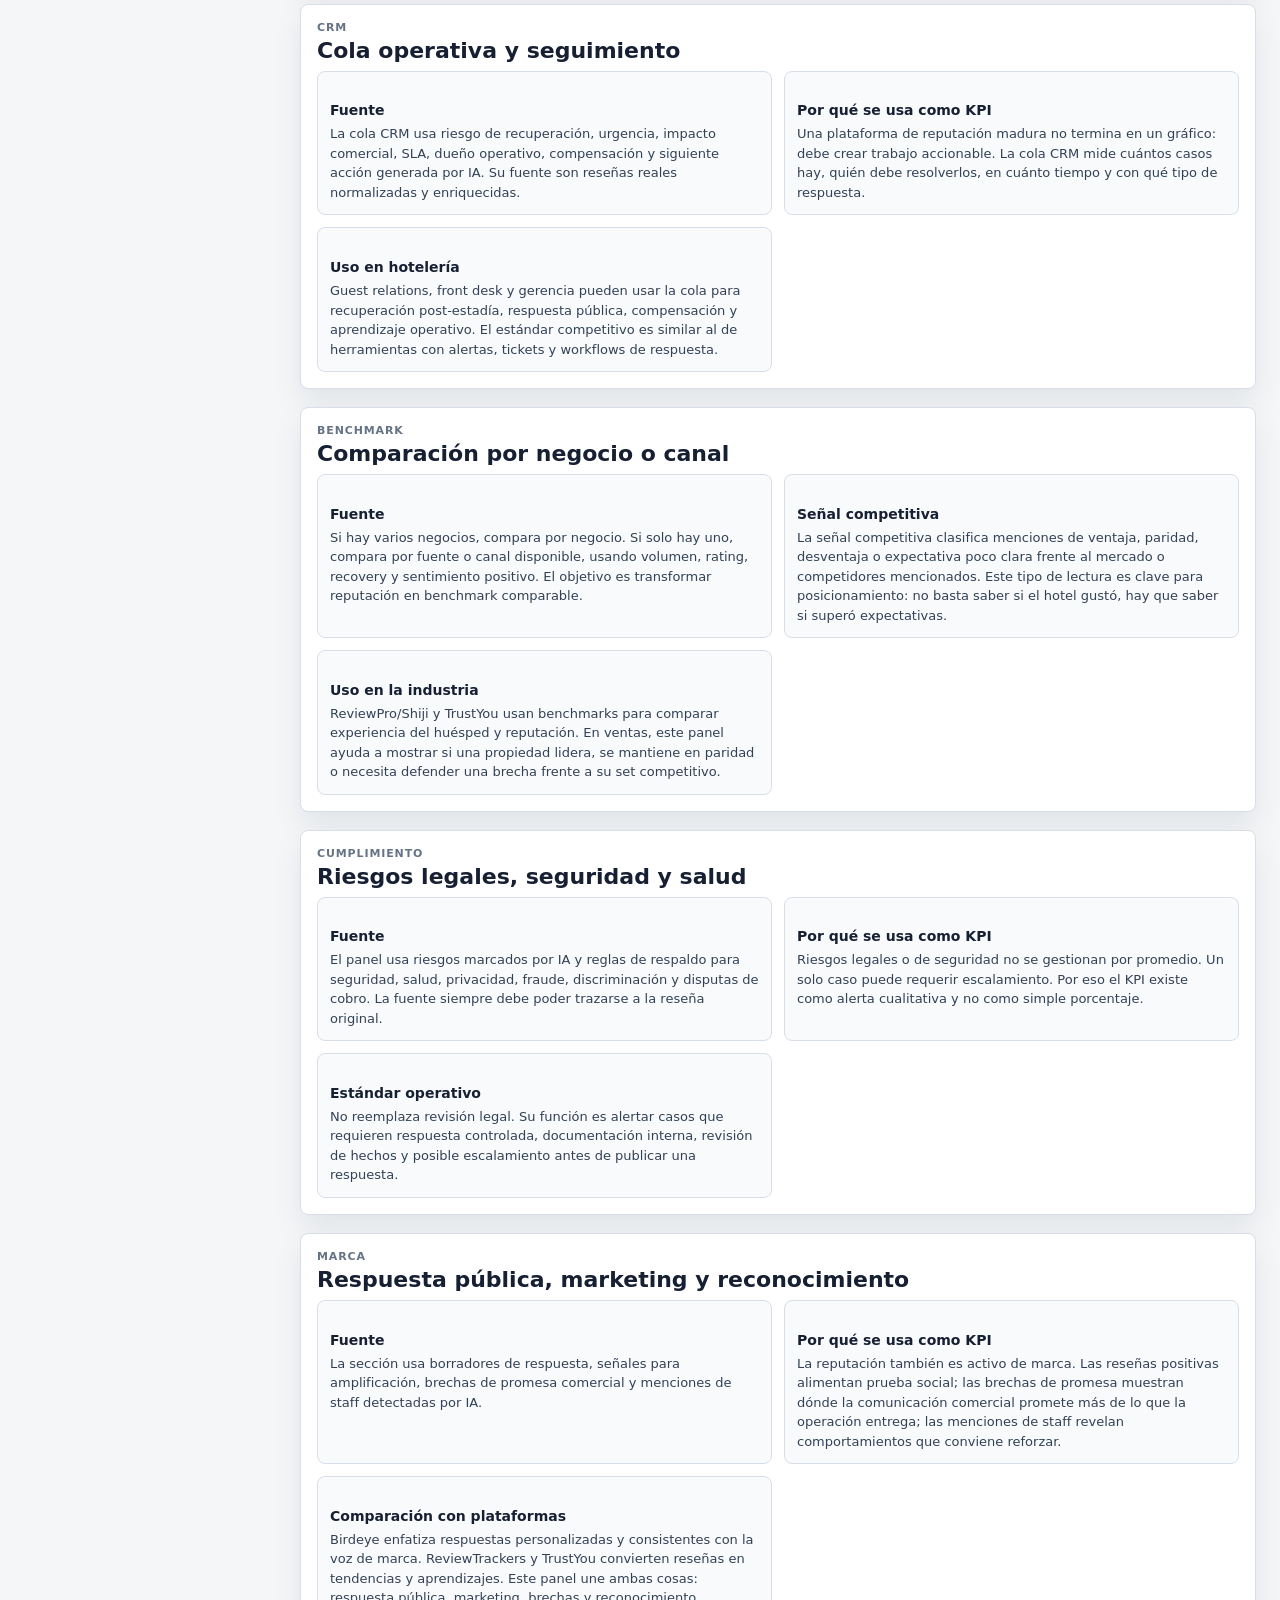
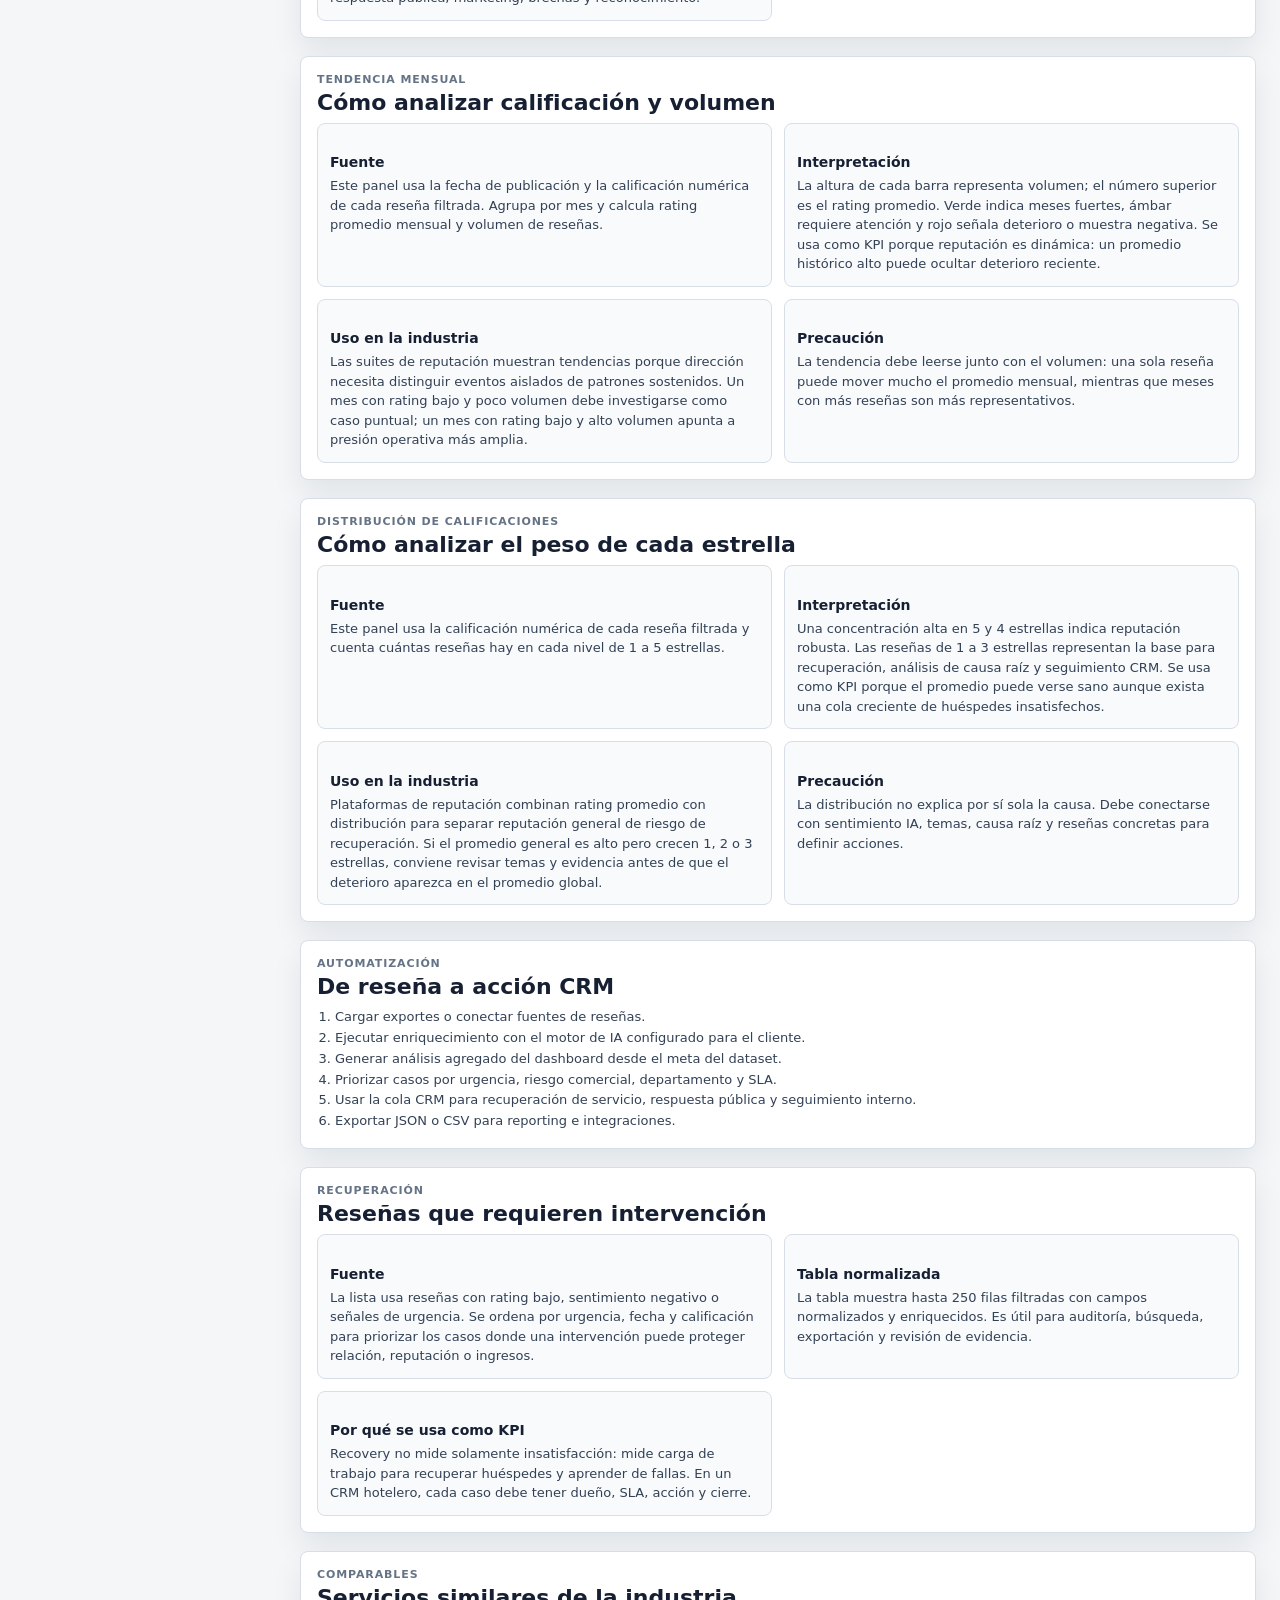
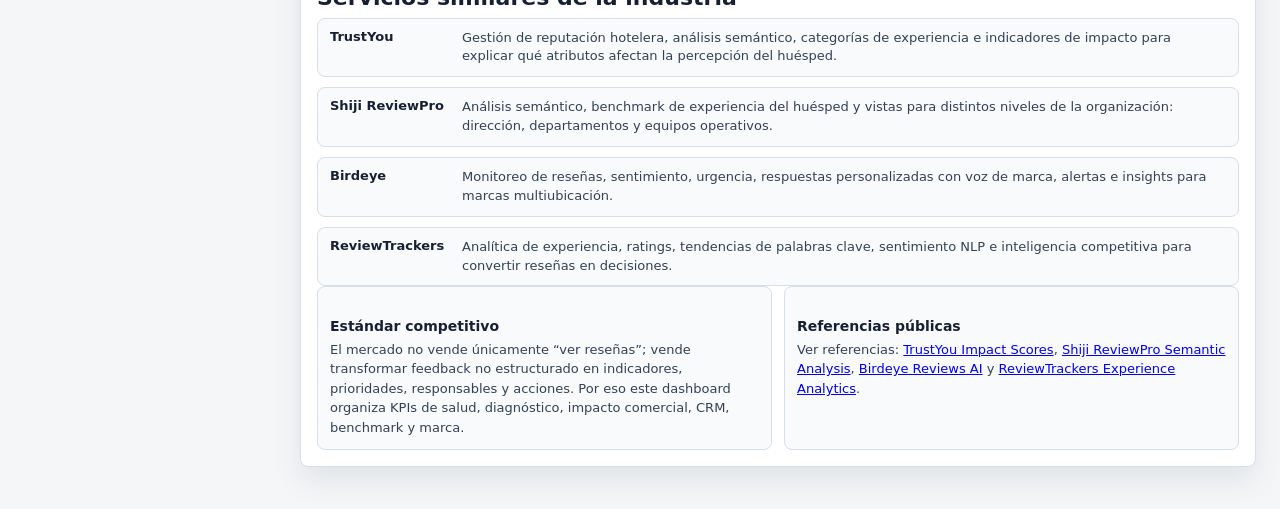
<file: documentacion.html>
<!doctype html>
<html lang="es">
  <head>
    <meta charset="utf-8" />
    <meta name="viewport" content="width=device-width, initial-scale=1" />
    <meta http-equiv="refresh" content="0; url=./index.html#documentationPanel" />
    <title>Documentación - Hotel Grano de Oro Reputation CRM</title>
    <link rel="canonical" href="./index.html#documentationPanel" />
  </head>
  <body>
    <script>
      window.location.replace("./index.html#documentationPanel");
    </script>
    <p><a href="./index.html#documentationPanel">Abrir documentación</a></p>
  </body>
</html>
</file>
<file: styles.css>
:root {
  --bg: #f4f6f8;
  --panel: #ffffff;
  --ink: #172033;
  --muted: #657386;
  --line: #d8dee8;
  --green: #0f766e;
  --blue: #2563eb;
  --amber: #b7791f;
  --red: #b42318;
  --shadow: 0 14px 30px rgba(15, 23, 42, 0.08);
}

* {
  box-sizing: border-box;
}

body {
  margin: 0;
  min-height: 100vh;
  background: var(--bg);
  color: var(--ink);
  font-family: Inter, ui-sans-serif, system-ui, -apple-system, BlinkMacSystemFont, "Segoe UI", sans-serif;
}

button,
input,
select {
  font: inherit;
}

.sidebar {
  position: fixed;
  inset: 0 auto 0 0;
  width: 276px;
  padding: 22px;
  background: #111827;
  color: #f8fafc;
  overflow-y: auto;
}

.brand {
  display: flex;
  align-items: center;
  gap: 12px;
  margin-bottom: 26px;
}

.brand-mark {
  display: grid;
  place-items: center;
  width: 38px;
  height: 38px;
  border-radius: 8px;
  background: #0f766e;
  font-weight: 800;
}

.brand h1 {
  margin: 0;
  font-size: 17px;
}

.brand p,
.sidebar-panel p {
  margin: 4px 0 0;
  color: #aeb9c8;
  font-size: 12px;
  line-height: 1.4;
}

.nav {
  display: grid;
  gap: 5px;
  margin-bottom: 26px;
}

.nav a {
  color: #cdd5e1;
  text-decoration: none;
  padding: 10px 12px;
  border-radius: 7px;
  font-size: 14px;
}

.nav a.active,
.nav a:hover {
  color: #ffffff;
  background: rgba(255, 255, 255, 0.1);
}

.sidebar-panel {
  padding: 14px;
  margin-top: 14px;
  border: 1px solid rgba(255, 255, 255, 0.14);
  border-radius: 8px;
  background: rgba(255, 255, 255, 0.05);
}

.sidebar-panel label {
  display: block;
  margin-bottom: 8px;
  color: #ffffff;
  font-size: 13px;
  font-weight: 700;
}

.sidebar-panel input {
  width: 100%;
  min-width: 0;
  border: 1px solid rgba(255, 255, 255, 0.16);
  border-radius: 6px;
  padding: 9px;
  background: #0b1220;
  color: #ffffff;
  font-size: 12px;
}

.sidebar-panel button,
.topbar-actions button {
  width: 100%;
  margin-top: 10px;
  border: 0;
  border-radius: 6px;
  padding: 10px 12px;
  background: var(--green);
  color: #ffffff;
  cursor: pointer;
}

.app-shell {
  margin-left: 276px;
  padding: 24px;
}

.topbar {
  display: flex;
  align-items: center;
  justify-content: space-between;
  gap: 18px;
  margin-bottom: 18px;
}

.eyebrow {
  margin: 0 0 4px;
  color: var(--muted);
  font-size: 11px;
  font-weight: 800;
  letter-spacing: 0.08em;
  text-transform: uppercase;
}

.topbar h2 {
  margin: 0;
  font-size: 28px;
  line-height: 1.15;
}

.page-summary {
  max-width: 760px;
  margin: 8px 0 0;
  color: var(--muted);
  font-size: 13px;
  line-height: 1.45;
}

.topbar-actions {
  display: flex;
  align-items: center;
  gap: 10px;
}

.topbar-actions button {
  width: auto;
  margin-top: 0;
  background: #ffffff;
  color: var(--ink);
  border: 1px solid var(--line);
}

.status-pill,
.panel-note {
  display: inline-flex;
  align-items: center;
  min-height: 28px;
  border: 1px solid var(--line);
  border-radius: 999px;
  padding: 4px 10px;
  background: #ffffff;
  color: var(--muted);
  font-size: 12px;
  white-space: nowrap;
}

.filters {
  display: grid;
  grid-template-columns: 1fr 1fr 1fr 1fr 1fr 2fr;
  gap: 12px;
  padding: 14px;
  margin-bottom: 16px;
  border: 1px solid var(--line);
  border-radius: 8px;
  background: var(--panel);
}

.filters label {
  display: grid;
  gap: 6px;
  color: var(--muted);
  font-size: 12px;
  font-weight: 700;
}

.filters select,
.filters input {
  width: 100%;
  border: 1px solid var(--line);
  border-radius: 6px;
  padding: 9px 10px;
  color: var(--ink);
  background: #ffffff;
}

.metric-grid {
  display: grid;
  grid-template-columns: repeat(4, minmax(0, 1fr));
  gap: 12px;
  margin-bottom: 16px;
}

.section-explainer {
  border: 1px solid var(--line);
  border-radius: 8px;
  padding: 12px 14px;
  margin-bottom: 16px;
  background: #ffffff;
  box-shadow: var(--shadow);
}

.section-explainer strong {
  display: block;
  color: var(--ink);
  font-size: 13px;
  line-height: 1.3;
}

.section-explainer p {
  margin: 5px 0 0;
  color: var(--muted);
  font-size: 13px;
  line-height: 1.45;
}

.dashboard-panel {
  display: none;
  margin-bottom: 16px;
}

.dashboard-panel.active {
  display: block;
}

.overview-layout {
  grid-template-columns: 1fr;
}

.overview-hero {
  order: 1;
}

.operations-layout .operations-right {
  order: 1;
}

.operations-layout .operations-left {
  order: 2;
}

.strategy-layout {
  grid-template-columns: minmax(360px, 0.58fr) minmax(0, 1fr);
}

.strategy-layout .strategy-right {
  order: 1;
}

.strategy-layout .strategy-left {
  order: 2;
}

.ai-layout {
  grid-template-columns: minmax(0, 0.95fr) minmax(360px, 0.55fr);
}

.crm-layout {
  grid-template-columns: minmax(360px, 0.45fr) minmax(0, 1fr);
}

.benchmark-layout {
  grid-template-columns: minmax(0, 1fr) minmax(360px, 0.48fr);
}

.brand-layout {
  grid-template-columns: minmax(360px, 0.42fr) minmax(0, 1fr);
}

.sources-layout {
  grid-template-columns: minmax(0, 1fr) minmax(360px, 0.46fr);
}

.metric-card,
.panel,
.workflow-card {
  border: 1px solid var(--line);
  border-radius: 8px;
  background: var(--panel);
  box-shadow: var(--shadow);
}

.metric-card {
  min-height: 120px;
  padding: 15px;
  border-top: 4px solid var(--blue);
}

.metric-card.good {
  border-top-color: var(--green);
}

.metric-card.warn {
  border-top-color: var(--amber);
}

.metric-card.risk {
  border-top-color: var(--red);
}

.metric-card span {
  display: block;
  color: var(--muted);
  font-size: 12px;
  font-weight: 800;
  letter-spacing: 0.04em;
  text-transform: uppercase;
}

.metric-card strong {
  display: block;
  margin-top: 10px;
  font-size: 32px;
  line-height: 1;
}

.metric-card small {
  display: block;
  margin-top: 9px;
  color: var(--muted);
  font-size: 12px;
}

.layout-grid {
  display: grid;
  grid-template-columns: minmax(0, 1fr) minmax(360px, 0.52fr);
  gap: 16px;
  margin-bottom: 16px;
}

.reviews-layout {
  grid-template-columns: minmax(360px, 0.45fr) minmax(0, 1fr);
}

.analysis-grid {
  display: grid;
  grid-template-columns: minmax(0, 1fr) minmax(360px, 0.48fr);
  gap: 16px;
  margin-bottom: 16px;
}

.panel {
  padding: 16px;
}

.analysis-list {
  display: grid;
  gap: 10px;
}

.analysis-list.compact {
  gap: 8px;
}

.analysis-item {
  border: 1px solid var(--line);
  border-radius: 8px;
  padding: 11px 12px;
  background: #f8fafc;
  color: #334155;
  font-size: 13px;
  line-height: 1.5;
}

.panel-heading {
  display: flex;
  justify-content: space-between;
  gap: 14px;
  align-items: flex-start;
  margin-bottom: 12px;
}

.panel h3 {
  margin: 0;
  font-size: 18px;
}

.panel-description {
  max-width: 720px;
  margin: 6px 0 0;
  color: var(--muted);
  font-size: 12px;
  line-height: 1.45;
}

.panel-description.tight {
  margin-top: -4px;
  margin-bottom: 10px;
}

.panel-insight {
  margin-top: 14px;
  border: 1px solid var(--line);
  border-radius: 8px;
  padding: 11px 12px;
  background: #f8fafc;
}

.panel-insight strong {
  display: block;
  margin-bottom: 5px;
  font-size: 12px;
}

.panel-insight p {
  margin: 0;
  color: #334155;
  font-size: 12px;
  line-height: 1.5;
}

.panel-insight a {
  display: inline-block;
  margin-top: 8px;
  color: var(--green);
  font-size: 12px;
  font-weight: 800;
  text-decoration: none;
}

.inline-link {
  display: inline-flex;
  align-items: center;
  justify-content: center;
  min-height: 36px;
  padding: 0 12px;
  border: 1px solid var(--line);
  border-radius: 6px;
  background: #ffffff;
  color: var(--ink);
  font-size: 13px;
  font-weight: 700;
  text-decoration: none;
  white-space: nowrap;
}

.source-grid {
  display: grid;
  grid-template-columns: repeat(3, minmax(0, 1fr));
  gap: 12px;
}

.source-card {
  border: 1px solid var(--line);
  border-radius: 8px;
  padding: 12px;
  background: #f8fafc;
}

.source-card strong {
  display: block;
  margin-bottom: 6px;
  font-size: 14px;
}

.source-card p {
  margin: 0;
  color: #334155;
  font-size: 13px;
  line-height: 1.45;
}

.comparison-list {
  display: grid;
  gap: 10px;
}

.comparison-row {
  display: grid;
  grid-template-columns: 120px minmax(0, 1fr);
  gap: 12px;
  align-items: start;
  padding: 10px 12px;
  border: 1px solid var(--line);
  border-radius: 8px;
  background: #f8fafc;
}

.comparison-row span {
  color: var(--ink);
  font-size: 13px;
  font-weight: 800;
}

.comparison-row p {
  margin: 0;
  color: #334155;
  font-size: 13px;
  line-height: 1.45;
}

.panel-heading.compact {
  margin-top: 8px;
  margin-bottom: 8px;
}

.panel-divider {
  height: 1px;
  margin: 14px 0;
  background: var(--line);
}

.bar-row {
  display: grid;
  grid-template-columns: 92px minmax(0, 1fr) 60px;
  gap: 10px;
  align-items: center;
  padding: 8px 0;
}

.bar-label,
.bar-value {
  color: #334155;
  font-size: 13px;
}

.bar-value {
  text-align: right;
}

.bar-track {
  height: 10px;
  border-radius: 999px;
  overflow: hidden;
  background: #e7ebf0;
}

.bar-fill {
  height: 100%;
  border-radius: inherit;
  background: var(--blue);
}

.bar-fill.good {
  background: var(--green);
}

.bar-fill.warn {
  background: var(--amber);
}

.bar-fill.risk {
  background: var(--red);
}

.timeline {
  display: flex;
  align-items: flex-end;
  min-height: 220px;
  gap: 8px;
  padding-top: 18px;
}

.timeline-item {
  flex: 1;
  display: grid;
  align-content: end;
  gap: 6px;
  min-width: 0;
  text-align: center;
}

.timeline-rating {
  color: var(--muted);
  font-size: 11px;
}

.timeline-bar {
  min-height: 4px;
  border-radius: 5px 5px 0 0;
  background: var(--green);
}

.timeline-label {
  color: var(--muted);
  font-size: 10px;
  white-space: nowrap;
}

.workflow-grid {
  display: grid;
  grid-template-columns: repeat(4, minmax(0, 1fr));
  gap: 16px;
  margin-bottom: 16px;
}

.workflow-card {
  padding: 16px;
}

.workflow-card span {
  display: block;
  color: var(--muted);
  font-size: 12px;
  font-weight: 800;
  letter-spacing: 0.04em;
  text-transform: uppercase;
}

.workflow-card strong {
  display: block;
  margin-top: 8px;
  font-size: 28px;
}

.workflow-card p {
  margin: 8px 0 0;
  color: var(--muted);
  font-size: 13px;
  line-height: 1.4;
}

.review-list {
  display: grid;
  gap: 10px;
}

.review-card {
  border-left: 4px solid var(--red);
  border-radius: 8px;
  padding: 12px;
  background: #fff7f5;
}

.review-card strong {
  display: block;
  margin: 5px 0;
}

.review-card p {
  margin: 0;
  color: #334155;
  font-size: 13px;
  line-height: 1.45;
}

.review-card small {
  color: var(--muted);
  font-size: 12px;
}

.tag-row {
  display: flex;
  align-items: center;
  flex-wrap: wrap;
  gap: 6px;
  margin: 8px 0;
}

.tag,
.sentiment-pill,
.urgency-pill {
  display: inline-flex;
  align-items: center;
  min-height: 23px;
  border-radius: 999px;
  padding: 3px 8px;
  background: #eef2f7;
  color: #334155;
  font-size: 11px;
  font-weight: 800;
  line-height: 1;
  text-transform: uppercase;
}

.tag.good {
  background: #def7ec;
  color: var(--green);
}

.tag.warn {
  background: #fff1d6;
  color: #9a5f00;
}

.tag.risk,
.tag.danger {
  background: #ffe4e0;
  color: var(--red);
}

.sentiment-pill.positive {
  background: #def7ec;
  color: #0f766e;
}

.sentiment-pill.negative {
  background: #ffe4e0;
  color: #b42318;
}

.sentiment-pill.mixed {
  background: #fff1d6;
  color: #9a5f00;
}

.sentiment-pill.neutral {
  background: #e7ebf0;
  color: #475569;
}

.urgency-pill.high {
  background: #b42318;
  color: #ffffff;
}

.urgency-pill.medium {
  background: #b7791f;
  color: #ffffff;
}

.urgency-pill.low {
  background: #dcefed;
  color: #0f766e;
}

.ai-note {
  margin-top: 8px !important;
  color: #172033 !important;
}

.insight-list {
  display: grid;
  gap: 10px;
}

.insight-item {
  border: 1px solid var(--line);
  border-radius: 8px;
  padding: 12px;
  background: #f8fafc;
}

.insight-item strong {
  display: block;
  margin-top: 6px;
  font-size: 14px;
}

.insight-item p {
  margin: 8px 0 0;
  color: #334155;
  font-size: 13px;
  line-height: 1.45;
}

.brief-grid {
  display: grid;
  grid-template-columns: repeat(3, minmax(0, 1fr));
  gap: 10px;
}

.brief-card {
  min-height: 94px;
  border: 1px solid var(--line);
  border-radius: 8px;
  padding: 12px;
  background: #f8fafc;
}

.brief-card span,
.brief-card small {
  display: block;
  color: var(--muted);
  font-size: 11px;
  font-weight: 800;
  letter-spacing: 0.04em;
  text-transform: uppercase;
}

.brief-card strong {
  display: block;
  margin: 8px 0 7px;
  font-size: 24px;
  line-height: 1;
}

.brief-narrative {
  margin: 12px 0 0;
  color: #334155;
  font-size: 14px;
  line-height: 1.5;
}

.compact-list,
.action-grid,
.recognition-list {
  display: grid;
  gap: 10px;
}

.action-grid {
  grid-template-columns: repeat(2, minmax(0, 1fr));
}

.compact-card,
.action-card {
  border: 1px solid var(--line);
  border-radius: 8px;
  padding: 12px;
  background: #f8fafc;
}

.action-card {
  border-left: 4px solid var(--blue);
}

.action-card:has(.urgency-pill.high) {
  border-left-color: var(--red);
}

.action-card:has(.urgency-pill.medium) {
  border-left-color: var(--amber);
}

.action-topline {
  display: flex;
  flex-wrap: wrap;
  gap: 6px;
  margin-bottom: 8px;
}

.compact-card strong,
.action-card strong {
  display: block;
  margin: 5px 0 7px;
  font-size: 14px;
}

.compact-card p,
.action-card p {
  margin: 0;
  color: #334155;
  font-size: 13px;
  line-height: 1.45;
}

.action-card small {
  display: block;
  margin-top: 8px;
  color: var(--muted);
  font-size: 12px;
}

.split-grid {
  display: grid;
  grid-template-columns: minmax(0, 1fr) minmax(280px, 0.7fr);
  gap: 14px;
}

.recognition-row {
  display: grid;
  grid-template-columns: minmax(0, 1fr) 44px;
  gap: 10px;
  align-items: center;
  border: 1px solid var(--line);
  border-radius: 8px;
  padding: 10px 12px;
  background: #f8fafc;
}

.recognition-row span {
  min-width: 0;
  color: #334155;
  font-size: 13px;
}

.recognition-row strong {
  color: var(--green);
  text-align: right;
}

.panel h4 {
  margin: 0 0 10px;
  font-size: 14px;
}

.table-wrap {
  overflow: auto;
  max-height: 520px;
  border: 1px solid var(--line);
  border-radius: 8px;
}

.table-wrap.short {
  max-height: 320px;
}

table {
  width: 100%;
  border-collapse: collapse;
  min-width: 760px;
}

th,
td {
  padding: 10px 12px;
  border-bottom: 1px solid var(--line);
  text-align: left;
  font-size: 13px;
  vertical-align: top;
}

th {
  position: sticky;
  top: 0;
  background: #f8fafc;
  color: var(--muted);
  font-size: 11px;
  letter-spacing: 0.04em;
  text-transform: uppercase;
}

.empty-state {
  color: var(--muted);
  padding: 18px;
}

.docs-page {
  background:
    radial-gradient(circle at top left, rgba(15, 118, 110, 0.08), transparent 28%),
    radial-gradient(circle at top right, rgba(37, 99, 235, 0.08), transparent 22%),
    var(--bg);
}

.docs-sidebar {
  width: 290px;
}

.docs-shell {
  margin-left: 290px;
}

.docs-topbar {
  align-items: flex-start;
}

.docs-grid {
  display: grid;
  grid-template-columns: repeat(3, minmax(0, 1fr));
  gap: 12px;
  margin-bottom: 16px;
}

.docs-card {
  border: 1px solid var(--line);
  border-radius: 8px;
  padding: 14px;
  background: #ffffff;
  box-shadow: var(--shadow);
}

.docs-index {
  margin-bottom: 16px;
}

.docs-link-card {
  color: inherit;
  text-decoration: none;
  transition: border-color 0.15s ease, transform 0.15s ease;
}

.docs-link-card:hover {
  border-color: var(--green);
  transform: translateY(-1px);
}

.docs-card strong,
.docs-copy h4 {
  display: block;
  margin-bottom: 6px;
  font-size: 14px;
}

.docs-card p,
.docs-copy p,
.docs-footnote {
  margin: 0;
  color: #334155;
  font-size: 13px;
  line-height: 1.5;
}

.docs-section {
  margin-bottom: 18px;
  padding: 16px;
  border: 1px solid var(--line);
  border-radius: 8px;
  background: #ffffff;
  box-shadow: var(--shadow);
}

.docs-section-head h3 {
  margin: 0 0 8px;
  font-size: 22px;
}

.docs-subhead {
  margin-top: 18px;
}

.docs-columns {
  display: grid;
  grid-template-columns: repeat(2, minmax(0, 1fr));
  gap: 12px;
}

.docs-copy {
  border: 1px solid var(--line);
  border-radius: 8px;
  padding: 12px;
  background: #f8fafc;
}

.docs-comparison {
  margin-top: 8px;
}

.docs-steps {
  margin: 8px 0 0;
  padding-left: 18px;
  color: #334155;
  font-size: 13px;
  line-height: 1.6;
}

.docs-links {
  display: grid;
  grid-template-columns: repeat(2, minmax(0, 1fr));
  gap: 10px;
}

.docs-links a {
  display: block;
  padding: 10px 12px;
  border: 1px solid var(--line);
  border-radius: 6px;
  background: #f8fafc;
  color: var(--ink);
  text-decoration: none;
  font-size: 13px;
}

@media (max-width: 1100px) {
  .sidebar {
    position: static;
    width: auto;
  }

  .app-shell {
    margin-left: 0;
  }

  .filters,
  .metric-grid,
  .layout-grid,
  .reviews-layout,
  .workflow-grid,
  .brief-grid,
  .action-grid,
  .split-grid,
  .source-grid,
  .docs-grid,
  .docs-columns,
  .docs-links {
    grid-template-columns: 1fr;
  }

  .docs-sidebar {
    width: auto;
  }

  .docs-shell {
    margin-left: 0;
  }

  .topbar,
  .topbar-actions {
    align-items: flex-start;
    flex-direction: column;
  }
}
</file>
